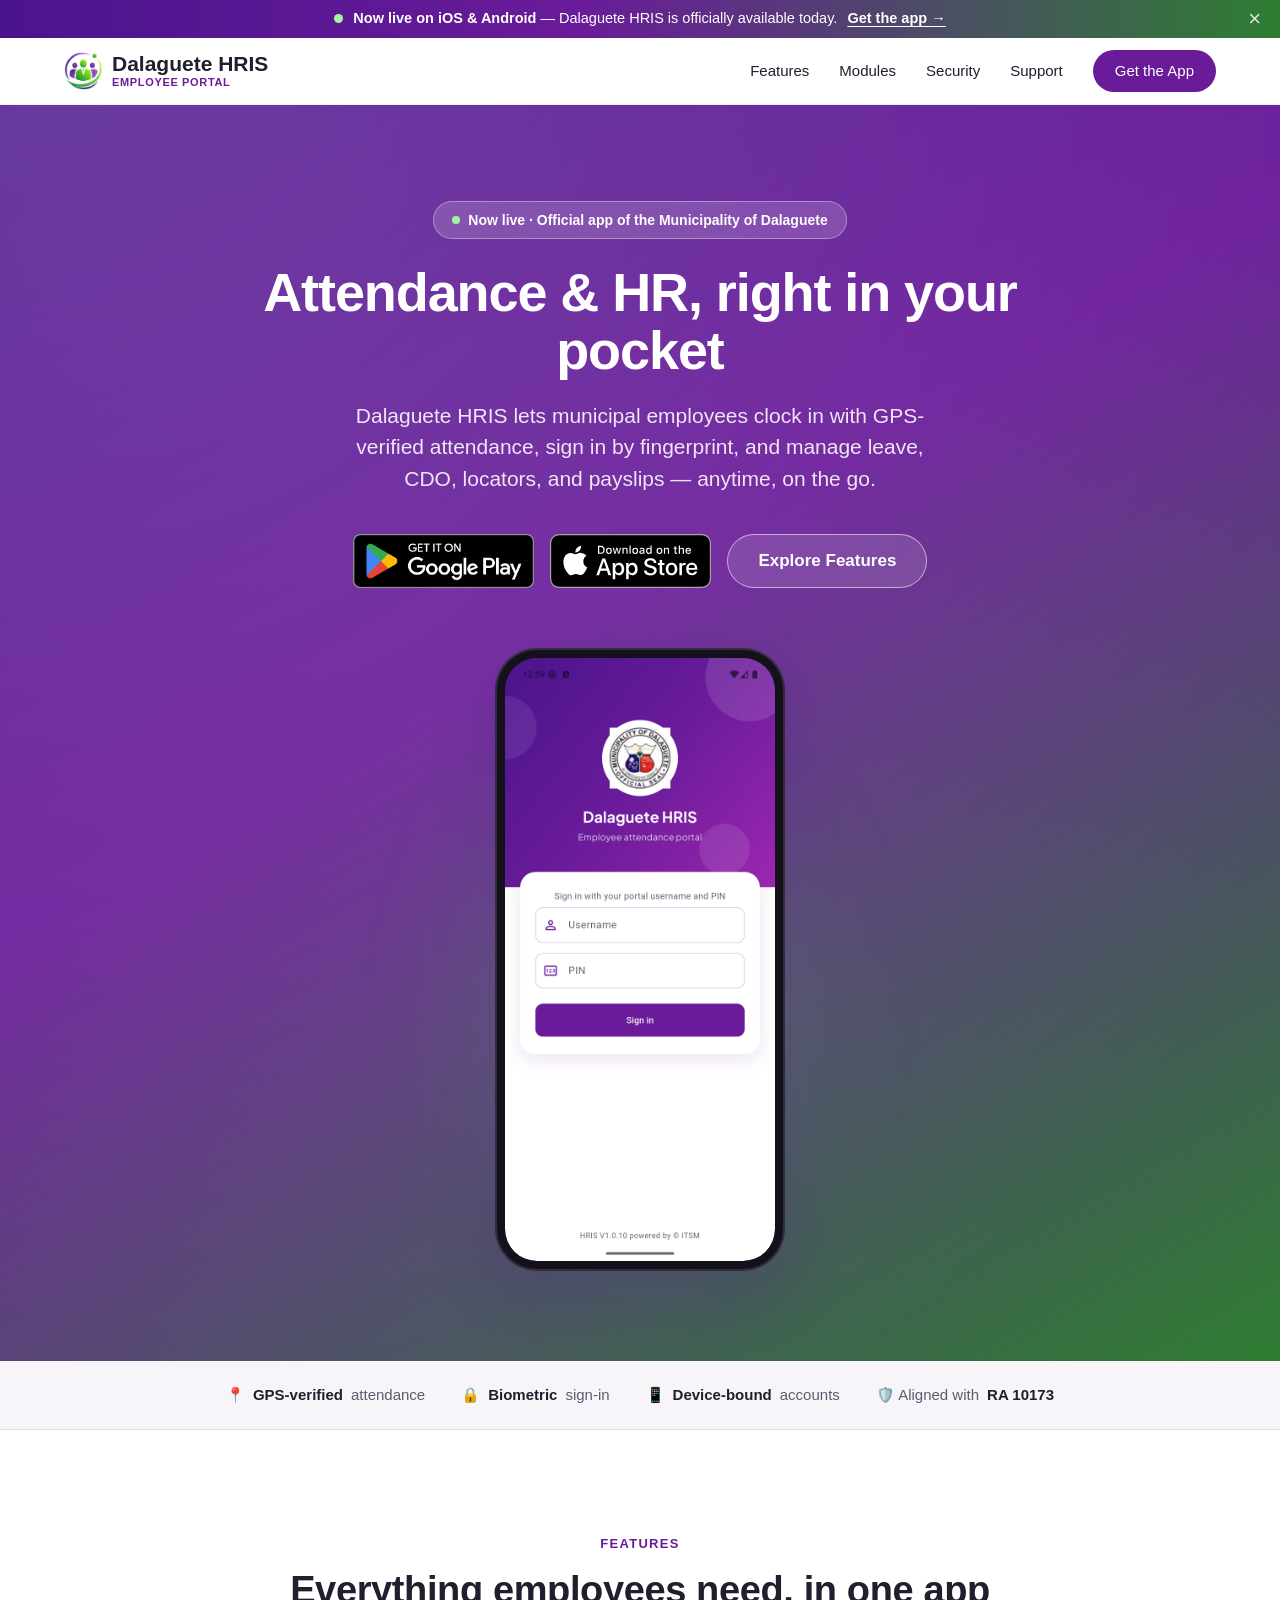
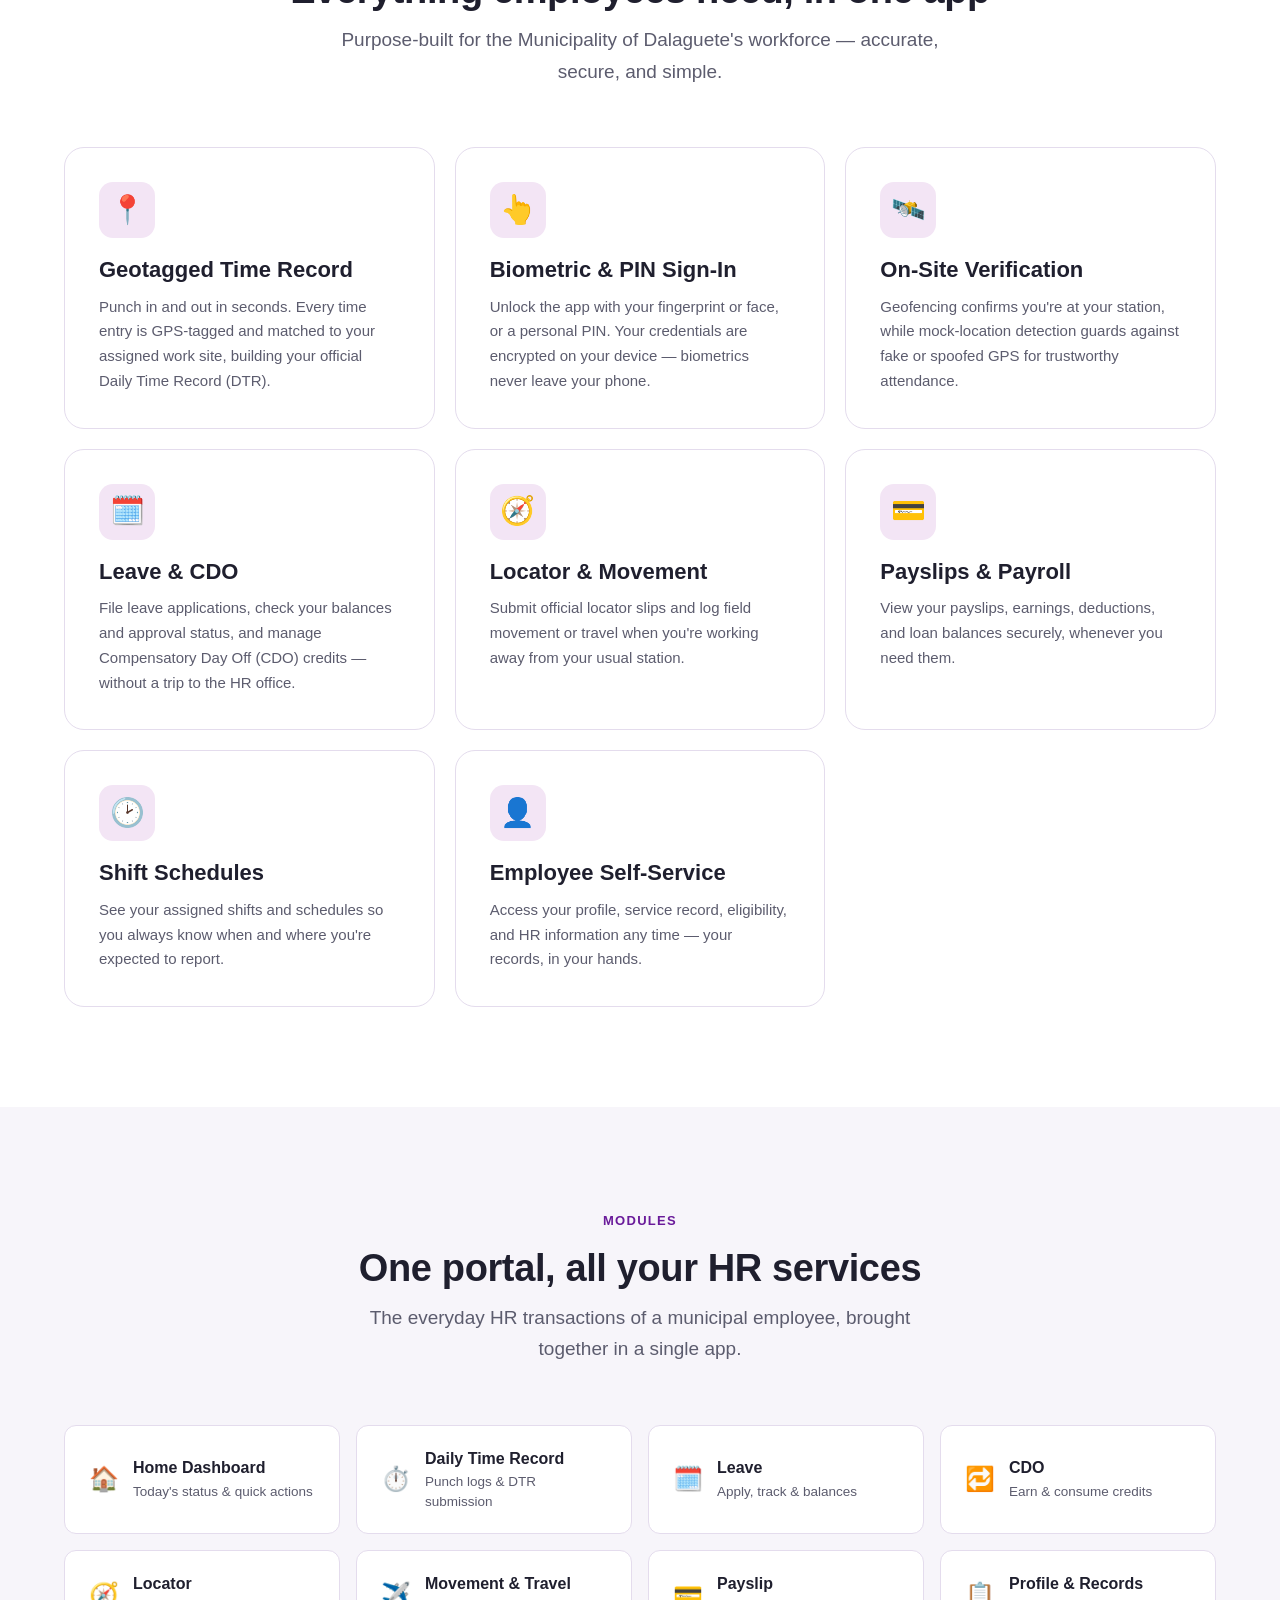
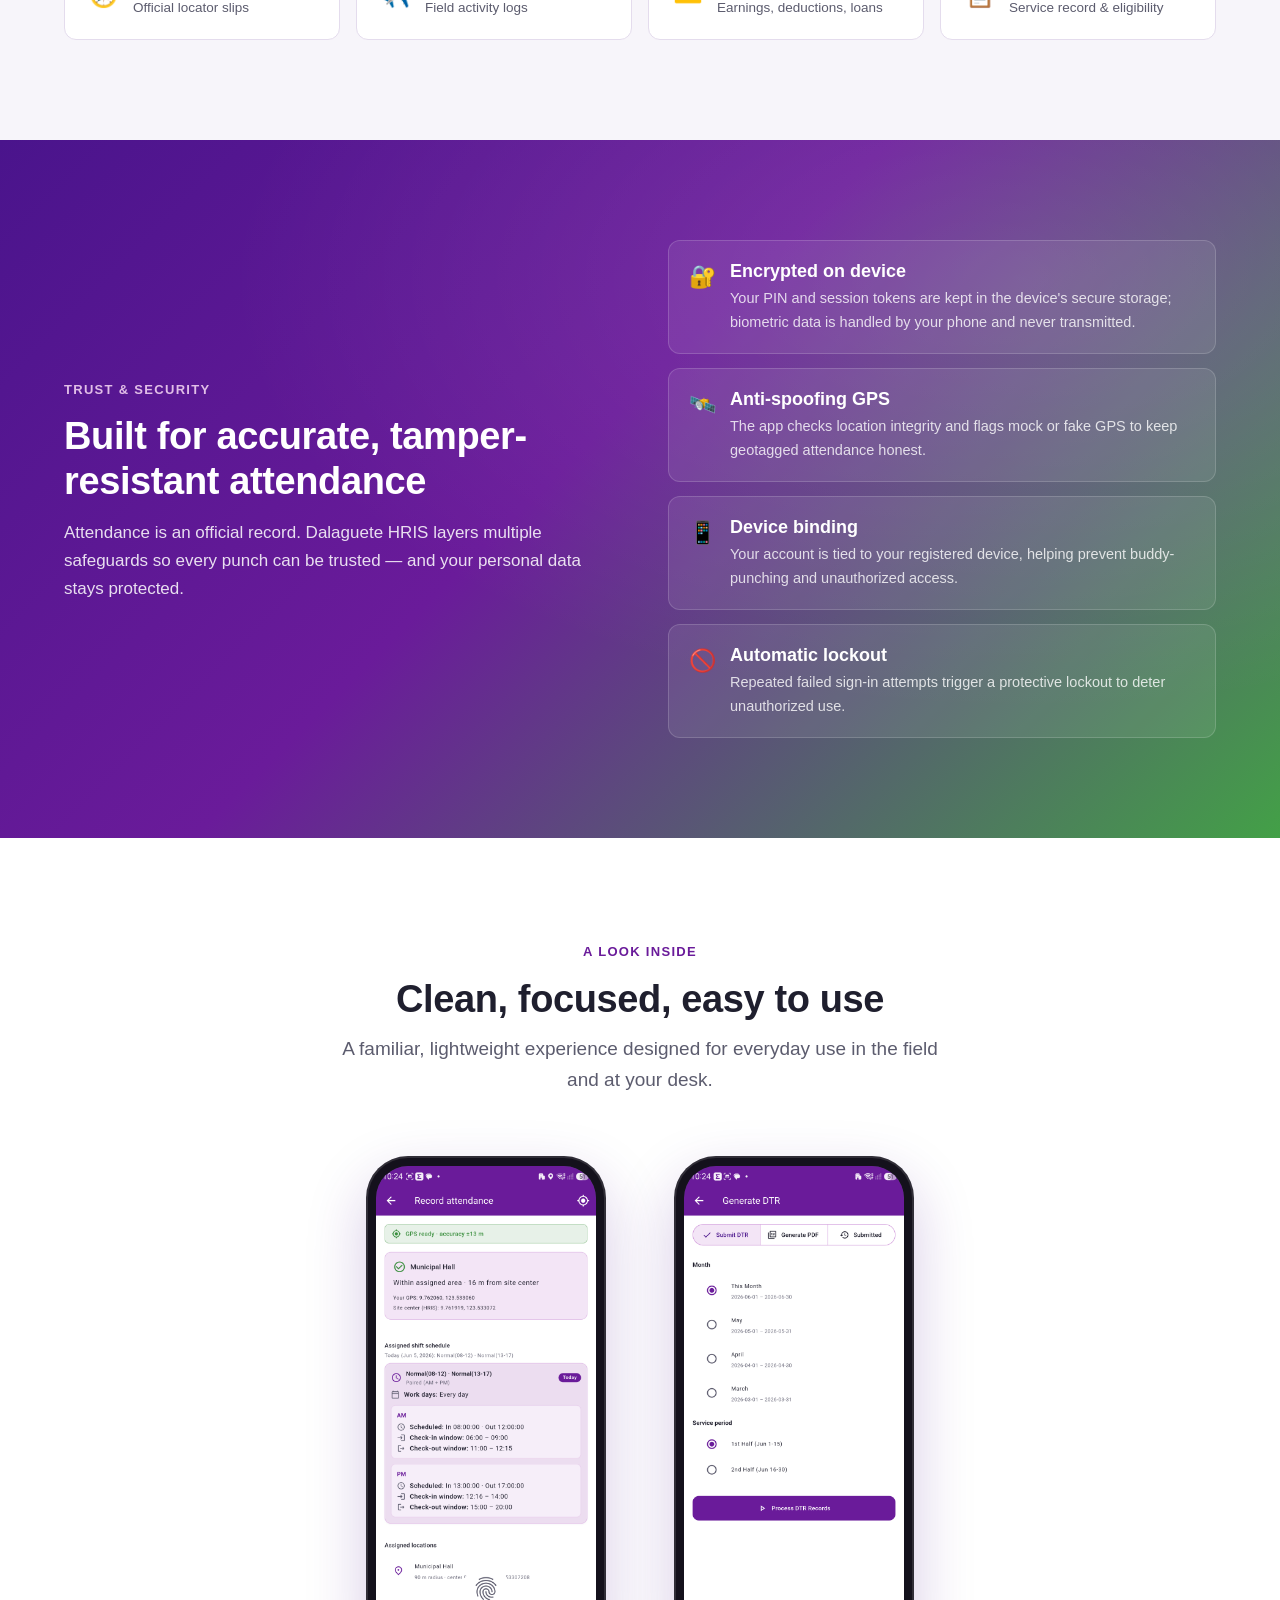
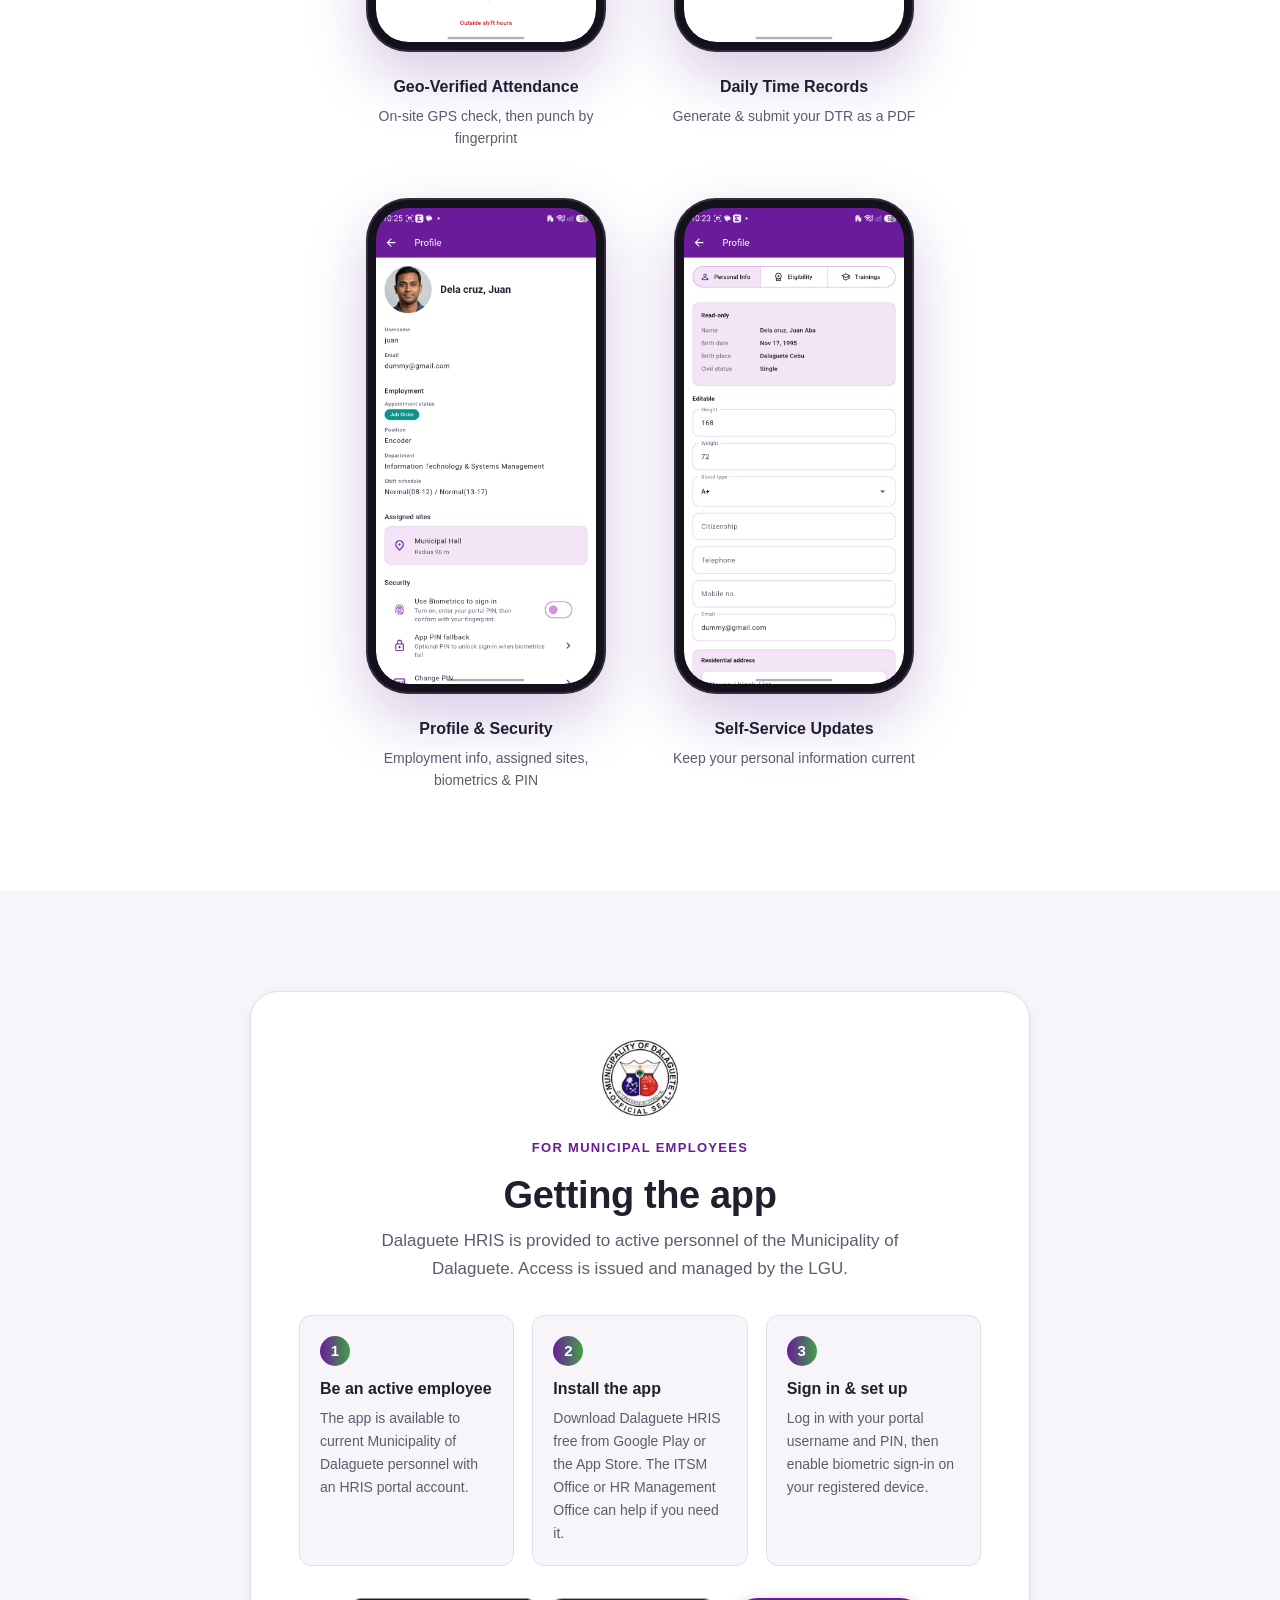
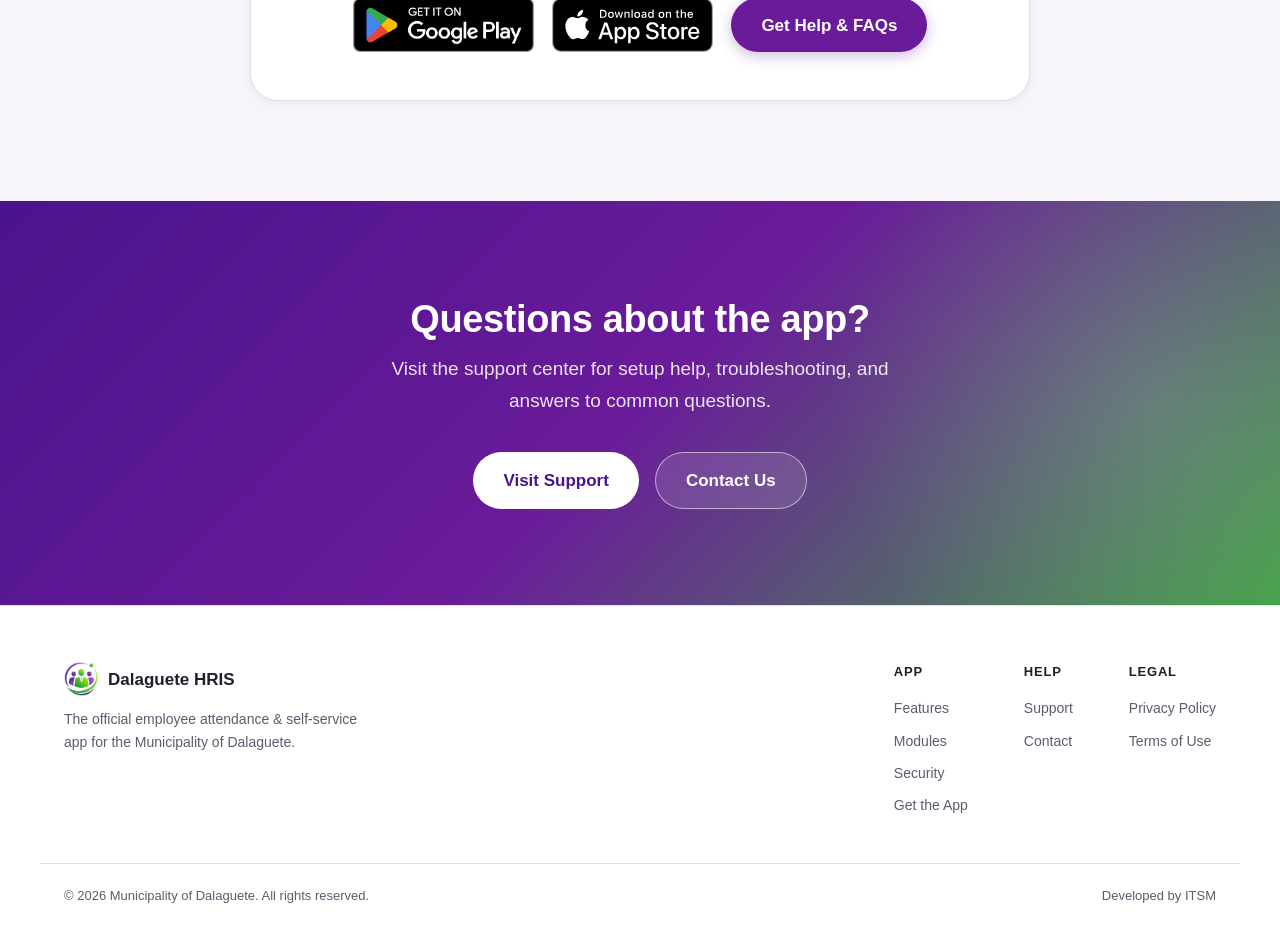
<file: index.html>
<!DOCTYPE html>
<html lang="en">
<head>
    <meta charset="UTF-8">
    <meta name="viewport" content="width=device-width, initial-scale=1.0">
    <title>Dalaguete HRIS — Employee Attendance &amp; Self-Service App</title>
    <meta name="description" content="The official Dalaguete HRIS mobile app for Municipality of Dalaguete employees: geotagged Daily Time Record, biometric sign-in, leave, CDO, locator, payslips, and self-service — secure and on-site verified.">
    <meta name="theme-color" content="#6A1B9A">
    <link rel="icon" type="image/png" href="images/icons/app-icon.png">
    <link rel="apple-touch-icon" href="images/icons/app-icon.png">
    <meta property="og:title" content="Dalaguete HRIS — Employee Attendance &amp; Self-Service App">
    <meta property="og:description" content="Geotagged attendance, biometric sign-in, leave, CDO, payslips, and HR self-service for Municipality of Dalaguete employees.">
    <meta property="og:type" content="website">
    <meta property="og:image" content="images/icons/app-icon.png">
    <link rel="stylesheet" href="css/styles.css">
    <script>try { if (sessionStorage.getItem('dhris_launchbar_dismissed')) document.documentElement.classList.add('lb-dismissed'); } catch (e) {}</script>
</head>
<body>

    <!-- Launch announcement -->
    <div class="launch-bar" id="launch-bar" role="region" aria-label="Launch announcement">
        <a class="launch-bar__msg" href="#access">
            <span class="launch-bar__dot" aria-hidden="true"></span>
            <span><strong>Now live on iOS &amp; Android</strong> <span class="launch-bar__sub">— Dalaguete HRIS is officially available today.</span></span>
            <span class="launch-bar__cta">Get the app&nbsp;&rarr;</span>
        </a>
        <button class="launch-bar__close" id="launch-bar-close" type="button" aria-label="Dismiss announcement">&times;</button>
    </div>

    <!-- Header -->
    <header class="header">
        <div class="header__inner">
            <a href="index.html" class="header__logo" aria-label="Dalaguete HRIS — Home">
                <img src="images/icons/app-icon.png" alt="" width="38" height="38">
                <span class="header__logo-text">
                    <span class="header__logo-title">Dalaguete HRIS</span>
                    <span class="header__logo-subtitle">Employee Portal</span>
                </span>
            </a>
            <nav class="header__nav">
                <a href="#features">Features</a>
                <a href="#modules">Modules</a>
                <a href="#security">Security</a>
                <a href="support.html">Support</a>
                <a href="#access" class="header__cta">Get the App</a>
            </nav>
            <button class="header__hamburger" aria-label="Menu">
                <span></span>
                <span></span>
                <span></span>
            </button>
        </div>
    </header>

    <!-- Hero -->
    <section class="hero">
        <div class="hero__badge"><span class="hero__badge-dot" aria-hidden="true"></span> Now live &middot; Official app of the Municipality of Dalaguete</div>
        <h1>Attendance &amp; HR, right in your pocket</h1>
        <p class="hero__subtitle">Dalaguete HRIS lets municipal employees clock in with GPS-verified attendance, sign in by fingerprint, and manage leave, CDO, locators, and payslips — anytime, on the go.</p>
        <div class="hero__actions">
            <a href="https://play.google.com/store/apps/details?id=online.dalaguete.hris" class="store-badge" target="_blank" rel="noopener" aria-label="Get Dalaguete HRIS on Google Play">
                <img src="images/google-play-badge.png" alt="Get it on Google Play" width="181" height="54" decoding="async">
            </a>
            <a href="https://apps.apple.com/us/app/hris-dalaguete/id6772085281" class="store-badge" target="_blank" rel="noopener" aria-label="Download Dalaguete HRIS on the App Store">
                <img src="images/app-store-badge.svg" alt="Download on the App Store" width="161" height="54" decoding="async">
            </a>
            <a href="#features" class="btn btn-ghost">Explore Features</a>
        </div>
        <div class="hero__image-wrapper">
            <div class="hero__image-glow"></div>
            <div class="device">
                <div class="media-skeleton media-skeleton--phone">
                    <img src="images/screenshots/login.png" alt="Dalaguete HRIS sign-in screen" class="media-skeleton__img" width="1280" height="2856" fetchpriority="high" decoding="async">
                </div>
            </div>
        </div>
    </section>

    <!-- Trust strip -->
    <div class="trust-strip">
        <div class="trust-strip__inner">
            <span class="trust-strip__item">📍 <strong>GPS-verified</strong> attendance</span>
            <span class="trust-strip__item">🔒 <strong>Biometric</strong> sign-in</span>
            <span class="trust-strip__item">📱 <strong>Device-bound</strong> accounts</span>
            <span class="trust-strip__item">🛡️ Aligned with <strong>RA 10173</strong></span>
        </div>
    </div>

    <!-- Features -->
    <section class="section features" id="features">
        <div class="container">
            <div class="section-heading fade-in">
                <span class="eyebrow">Features</span>
                <h2>Everything employees need, in one app</h2>
                <p>Purpose-built for the Municipality of Dalaguete's workforce — accurate, secure, and simple.</p>
            </div>
            <div class="features__grid stagger-children">
                <div class="feature-card fade-in">
                    <span class="feature-card__icon">📍</span>
                    <h3>Geotagged Time Record</h3>
                    <p>Punch in and out in seconds. Every time entry is GPS-tagged and matched to your assigned work site, building your official Daily Time Record (DTR).</p>
                </div>
                <div class="feature-card fade-in">
                    <span class="feature-card__icon">👆</span>
                    <h3>Biometric &amp; PIN Sign-In</h3>
                    <p>Unlock the app with your fingerprint or face, or a personal PIN. Your credentials are encrypted on your device — biometrics never leave your phone.</p>
                </div>
                <div class="feature-card fade-in">
                    <span class="feature-card__icon">🛰️</span>
                    <h3>On-Site Verification</h3>
                    <p>Geofencing confirms you're at your station, while mock-location detection guards against fake or spoofed GPS for trustworthy attendance.</p>
                </div>
                <div class="feature-card fade-in">
                    <span class="feature-card__icon">🗓️</span>
                    <h3>Leave &amp; CDO</h3>
                    <p>File leave applications, check your balances and approval status, and manage Compensatory Day Off (CDO) credits — without a trip to the HR office.</p>
                </div>
                <div class="feature-card fade-in">
                    <span class="feature-card__icon">🧭</span>
                    <h3>Locator &amp; Movement</h3>
                    <p>Submit official locator slips and log field movement or travel when you're working away from your usual station.</p>
                </div>
                <div class="feature-card fade-in">
                    <span class="feature-card__icon">💳</span>
                    <h3>Payslips &amp; Payroll</h3>
                    <p>View your payslips, earnings, deductions, and loan balances securely, whenever you need them.</p>
                </div>
                <div class="feature-card fade-in">
                    <span class="feature-card__icon">🕑</span>
                    <h3>Shift Schedules</h3>
                    <p>See your assigned shifts and schedules so you always know when and where you're expected to report.</p>
                </div>
                <div class="feature-card fade-in">
                    <span class="feature-card__icon">👤</span>
                    <h3>Employee Self-Service</h3>
                    <p>Access your profile, service record, eligibility, and HR information any time — your records, in your hands.</p>
                </div>
            </div>
        </div>
    </section>

    <!-- Modules -->
    <section class="section modules" id="modules">
        <div class="container">
            <div class="section-heading fade-in">
                <span class="eyebrow">Modules</span>
                <h2>One portal, all your HR services</h2>
                <p>The everyday HR transactions of a municipal employee, brought together in a single app.</p>
            </div>
            <div class="modules__grid stagger-children">
                <div class="module-card fade-in"><span class="module-card__icon">🏠</span><div><h4>Home Dashboard</h4><p>Today's status &amp; quick actions</p></div></div>
                <div class="module-card fade-in"><span class="module-card__icon">⏱️</span><div><h4>Daily Time Record</h4><p>Punch logs &amp; DTR submission</p></div></div>
                <div class="module-card fade-in"><span class="module-card__icon">🗓️</span><div><h4>Leave</h4><p>Apply, track &amp; balances</p></div></div>
                <div class="module-card fade-in"><span class="module-card__icon">🔁</span><div><h4>CDO</h4><p>Earn &amp; consume credits</p></div></div>
                <div class="module-card fade-in"><span class="module-card__icon">🧭</span><div><h4>Locator</h4><p>Official locator slips</p></div></div>
                <div class="module-card fade-in"><span class="module-card__icon">✈️</span><div><h4>Movement &amp; Travel</h4><p>Field activity logs</p></div></div>
                <div class="module-card fade-in"><span class="module-card__icon">💳</span><div><h4>Payslip</h4><p>Earnings, deductions, loans</p></div></div>
                <div class="module-card fade-in"><span class="module-card__icon">📋</span><div><h4>Profile &amp; Records</h4><p>Service record &amp; eligibility</p></div></div>
            </div>
        </div>
    </section>

    <!-- Security band -->
    <section class="section security" id="security">
        <div class="container">
            <div class="security__inner">
                <div class="security__copy fade-in">
                    <span class="eyebrow" style="color:#E1BEE7;">Trust &amp; Security</span>
                    <h2>Built for accurate, tamper-resistant attendance</h2>
                    <p>Attendance is an official record. Dalaguete HRIS layers multiple safeguards so every punch can be trusted — and your personal data stays protected.</p>
                </div>
                <ul class="security__list fade-in">
                    <li>
                        <span>🔐</span>
                        <div><h4>Encrypted on device</h4><p>Your PIN and session tokens are kept in the device's secure storage; biometric data is handled by your phone and never transmitted.</p></div>
                    </li>
                    <li>
                        <span>🛰️</span>
                        <div><h4>Anti-spoofing GPS</h4><p>The app checks location integrity and flags mock or fake GPS to keep geotagged attendance honest.</p></div>
                    </li>
                    <li>
                        <span>📱</span>
                        <div><h4>Device binding</h4><p>Your account is tied to your registered device, helping prevent buddy-punching and unauthorized access.</p></div>
                    </li>
                    <li>
                        <span>🚫</span>
                        <div><h4>Automatic lockout</h4><p>Repeated failed sign-in attempts trigger a protective lockout to deter unauthorized use.</p></div>
                    </li>
                </ul>
            </div>
        </div>
    </section>

    <!-- Showcase -->
    <section class="section showcase">
        <div class="container">
            <div class="section-heading fade-in">
                <span class="eyebrow">A Look Inside</span>
                <h2>Clean, focused, easy to use</h2>
                <p>A familiar, lightweight experience designed for everyday use in the field and at your desk.</p>
            </div>
            <div class="showcase__grid stagger-children">
                <div class="showcase__item fade-in">
                    <div class="device">
                        <div class="media-skeleton media-skeleton--phone">
                            <img src="images/screenshots/record-attendance.jpg" alt="Dalaguete HRIS record-attendance screen showing a GPS geofence check and fingerprint punch" class="media-skeleton__img" width="1440" height="3120" loading="lazy" decoding="async">
                        </div>
                    </div>
                    <p>Geo-Verified Attendance</p>
                    <span class="showcase__caption">On-site GPS check, then punch by fingerprint</span>
                </div>
                <div class="showcase__item fade-in">
                    <div class="device">
                        <div class="media-skeleton media-skeleton--phone">
                            <img src="images/screenshots/generate-dtr.jpg" alt="Dalaguete HRIS Generate DTR screen with month and service-period selection" class="media-skeleton__img" width="1440" height="3120" loading="lazy" decoding="async">
                        </div>
                    </div>
                    <p>Daily Time Records</p>
                    <span class="showcase__caption">Generate &amp; submit your DTR as a PDF</span>
                </div>
                <div class="showcase__item fade-in">
                    <div class="device">
                        <div class="media-skeleton media-skeleton--phone">
                            <img src="images/screenshots/profile.jpg" alt="Dalaguete HRIS profile screen showing employment details, assigned site, and security settings" class="media-skeleton__img" width="1440" height="3120" loading="lazy" decoding="async">
                        </div>
                    </div>
                    <p>Profile &amp; Security</p>
                    <span class="showcase__caption">Employment info, assigned sites, biometrics &amp; PIN</span>
                </div>
                <div class="showcase__item fade-in">
                    <div class="device">
                        <div class="media-skeleton media-skeleton--phone">
                            <img src="images/screenshots/profile-personal.jpg" alt="Dalaguete HRIS personal information form with editable employee details" class="media-skeleton__img" width="1440" height="3120" loading="lazy" decoding="async">
                        </div>
                    </div>
                    <p>Self-Service Updates</p>
                    <span class="showcase__caption">Keep your personal information current</span>
                </div>
            </div>
        </div>
    </section>

    <!-- Access / Get the app -->
    <section class="section access" id="access">
        <div class="container">
            <div class="access__card fade-in">
                <img src="images/lgu-logo.png" alt="Municipality of Dalaguete seal" class="lgu" width="76" height="76">
                <span class="eyebrow">For Municipal Employees</span>
                <h2>Getting the app</h2>
                <p class="text-secondary" style="max-width:540px;margin:10px auto 0;">Dalaguete HRIS is provided to active personnel of the Municipality of Dalaguete. Access is issued and managed by the LGU.</p>
                <div class="access__steps">
                    <div class="access__step">
                        <span class="num">1</span>
                        <h4>Be an active employee</h4>
                        <p>The app is available to current Municipality of Dalaguete personnel with an HRIS portal account.</p>
                    </div>
                    <div class="access__step">
                        <span class="num">2</span>
                        <h4>Install the app</h4>
                        <p>Download Dalaguete HRIS free from Google Play or the App Store. The ITSM Office or HR Management Office can help if you need it.</p>
                    </div>
                    <div class="access__step">
                        <span class="num">3</span>
                        <h4>Sign in &amp; set up</h4>
                        <p>Log in with your portal username and PIN, then enable biometric sign-in on your registered device.</p>
                    </div>
                </div>
                <div class="access__actions">
                    <a href="https://play.google.com/store/apps/details?id=online.dalaguete.hris" class="store-badge" target="_blank" rel="noopener" aria-label="Get Dalaguete HRIS on Google Play">
                        <img src="images/google-play-badge.png" alt="Get it on Google Play" width="181" height="54" loading="lazy" decoding="async">
                    </a>
                    <a href="https://apps.apple.com/us/app/hris-dalaguete/id6772085281" class="store-badge" target="_blank" rel="noopener" aria-label="Download Dalaguete HRIS on the App Store">
                        <img src="images/app-store-badge.svg" alt="Download on the App Store" width="161" height="54" loading="lazy" decoding="async">
                    </a>
                    <a href="support.html" class="btn btn-primary">Get Help &amp; FAQs</a>
                </div>
            </div>
        </div>
    </section>

    <!-- CTA -->
    <section class="cta-section">
        <h2 class="fade-in">Questions about the app?</h2>
        <p class="fade-in">Visit the support center for setup help, troubleshooting, and answers to common questions.</p>
        <div class="cta-section__actions fade-in">
            <a href="support.html" class="btn btn-light">Visit Support</a>
            <a href="contact.html" class="btn btn-ghost">Contact Us</a>
        </div>
    </section>

    <!-- Footer -->
    <footer class="footer">
        <div class="footer__inner">
            <div class="footer__brand">
                <div class="footer__brand-row">
                    <img src="images/icons/app-icon.png" alt="" width="34" height="34">
                    <strong>Dalaguete HRIS</strong>
                </div>
                <p>The official employee attendance &amp; self-service app for the Municipality of Dalaguete.</p>
            </div>
            <div class="footer__cols">
                <div class="footer__col">
                    <h5>App</h5>
                    <a href="index.html#features">Features</a>
                    <a href="index.html#modules">Modules</a>
                    <a href="index.html#security">Security</a>
                    <a href="index.html#access">Get the App</a>
                </div>
                <div class="footer__col">
                    <h5>Help</h5>
                    <a href="support.html">Support</a>
                    <a href="contact.html">Contact</a>
                </div>
                <div class="footer__col">
                    <h5>Legal</h5>
                    <a href="privacy.html">Privacy Policy</a>
                    <a href="terms.html">Terms of Use</a>
                </div>
            </div>
        </div>
        <div class="footer__bottom">
            <span>&copy; <span id="year">2026</span> Municipality of Dalaguete. All rights reserved.</span>
            <span>Developed by ITSM</span>
        </div>
    </footer>

    <script src="js/main.js"></script>
</body>
</html>
</file>
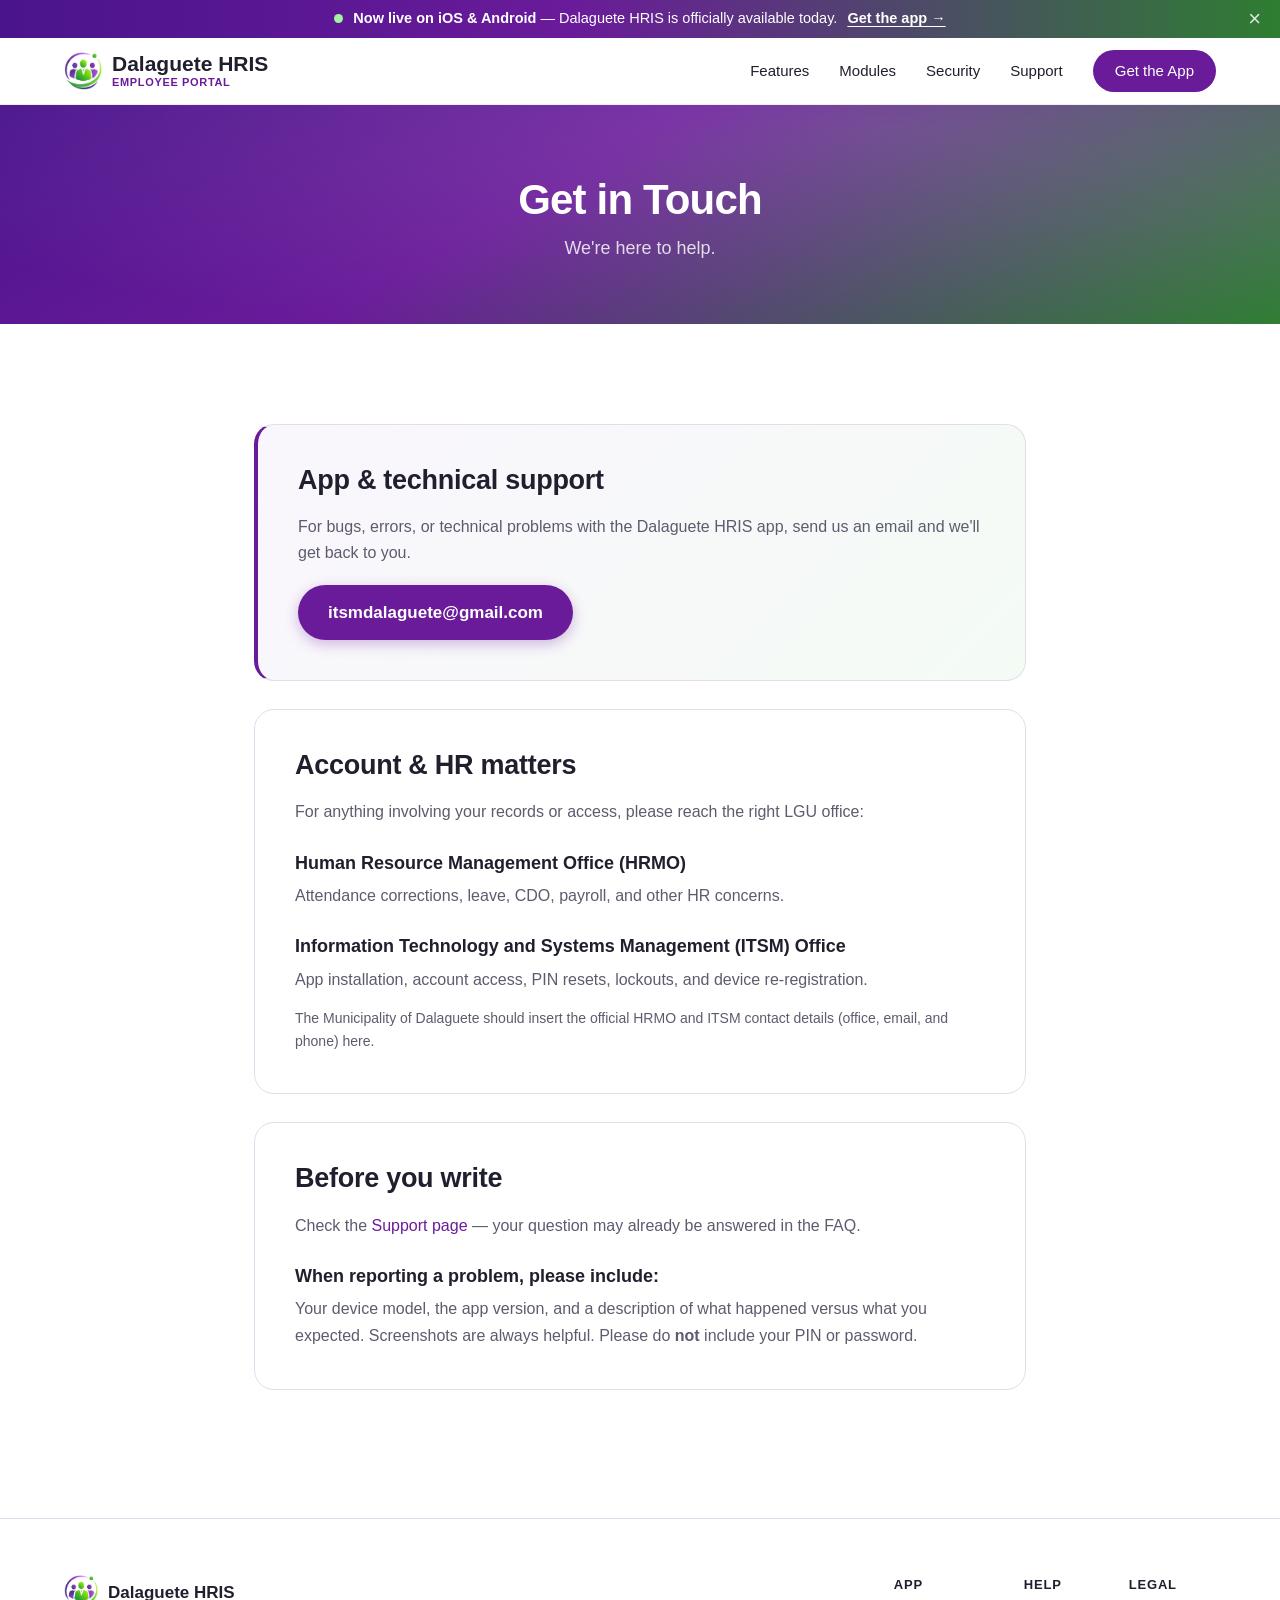
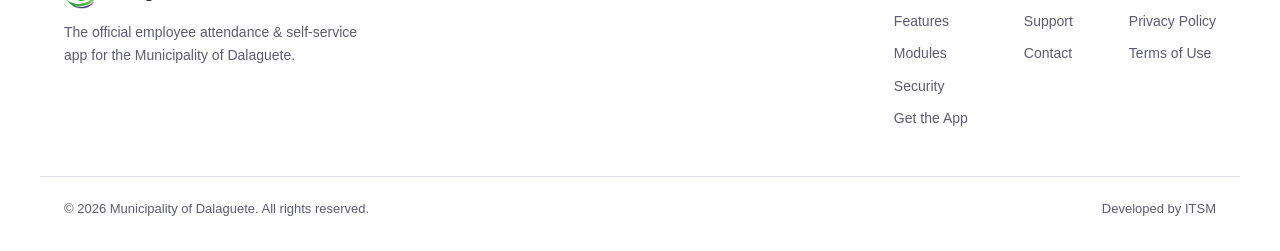
<file: contact.html>
<!DOCTYPE html>
<html lang="en">
<head>
    <meta charset="UTF-8">
    <meta name="viewport" content="width=device-width, initial-scale=1.0">
    <title>Contact — Dalaguete HRIS</title>
    <meta name="description" content="Get in touch about the Dalaguete HRIS app — account and HR matters via the LGU's HRMO/ITSM, or technical issues via app support.">
    <meta name="theme-color" content="#6A1B9A">
    <link rel="icon" type="image/png" href="images/icons/app-icon.png">
    <link rel="apple-touch-icon" href="images/icons/app-icon.png">
    <link rel="stylesheet" href="css/styles.css">
    <script>try { if (sessionStorage.getItem('dhris_launchbar_dismissed')) document.documentElement.classList.add('lb-dismissed'); } catch (e) {}</script>
</head>
<body>

    <!-- Launch announcement -->
    <div class="launch-bar" id="launch-bar" role="region" aria-label="Launch announcement">
        <a class="launch-bar__msg" href="index.html#access">
            <span class="launch-bar__dot" aria-hidden="true"></span>
            <span><strong>Now live on iOS &amp; Android</strong> <span class="launch-bar__sub">— Dalaguete HRIS is officially available today.</span></span>
            <span class="launch-bar__cta">Get the app&nbsp;&rarr;</span>
        </a>
        <button class="launch-bar__close" id="launch-bar-close" type="button" aria-label="Dismiss announcement">&times;</button>
    </div>

    <!-- Header -->
    <header class="header">
        <div class="header__inner">
            <a href="index.html" class="header__logo" aria-label="Dalaguete HRIS — Home">
                <img src="images/icons/app-icon.png" alt="" width="38" height="38">
                <span class="header__logo-text">
                    <span class="header__logo-title">Dalaguete HRIS</span>
                    <span class="header__logo-subtitle">Employee Portal</span>
                </span>
            </a>
            <nav class="header__nav">
                <a href="index.html#features">Features</a>
                <a href="index.html#modules">Modules</a>
                <a href="index.html#security">Security</a>
                <a href="support.html">Support</a>
                <a href="index.html#access" class="header__cta">Get the App</a>
            </nav>
            <button class="header__hamburger" aria-label="Menu">
                <span></span>
                <span></span>
                <span></span>
            </button>
        </div>
    </header>

    <!-- Page Header -->
    <section class="page-header">
        <h1>Get in Touch</h1>
        <p>We're here to help.</p>
    </section>

    <!-- Content -->
    <section class="section">
        <div class="container--narrow">

            <div class="content-card contact-card fade-in">
                <h2>App &amp; technical support</h2>
                <p>For bugs, errors, or technical problems with the Dalaguete HRIS app, send us an email and we'll get back to you.</p>
                <a href="mailto:itsmdalaguete@gmail.com" class="btn btn-primary">itsmdalaguete@gmail.com</a>
            </div>

            <div class="content-card fade-in">
                <h2>Account &amp; HR matters</h2>
                <p>For anything involving your records or access, please reach the right LGU office:</p>
                <h3>Human Resource Management Office (HRMO)</h3>
                <p>Attendance corrections, leave, CDO, payroll, and other HR concerns.</p>
                <h3>Information Technology and Systems Management (ITSM) Office</h3>
                <p>App installation, account access, PIN resets, lockouts, and device re-registration.</p>
                <p class="text-secondary" style="font-size:14px;margin-top:14px;">The Municipality of Dalaguete should insert the official HRMO and ITSM contact details (office, email, and phone) here.</p>
            </div>

            <div class="content-card fade-in">
                <h2>Before you write</h2>
                <p>Check the <a href="support.html">Support page</a> — your question may already be answered in the FAQ.</p>
                <h3>When reporting a problem, please include:</h3>
                <p>Your device model, the app version, and a description of what happened versus what you expected. Screenshots are always helpful. Please do <strong>not</strong> include your PIN or password.</p>
            </div>

        </div>
    </section>

    <!-- Footer -->
    <footer class="footer">
        <div class="footer__inner">
            <div class="footer__brand">
                <div class="footer__brand-row">
                    <img src="images/icons/app-icon.png" alt="" width="34" height="34">
                    <strong>Dalaguete HRIS</strong>
                </div>
                <p>The official employee attendance &amp; self-service app for the Municipality of Dalaguete.</p>
            </div>
            <div class="footer__cols">
                <div class="footer__col">
                    <h5>App</h5>
                    <a href="index.html#features">Features</a>
                    <a href="index.html#modules">Modules</a>
                    <a href="index.html#security">Security</a>
                    <a href="index.html#access">Get the App</a>
                </div>
                <div class="footer__col">
                    <h5>Help</h5>
                    <a href="support.html">Support</a>
                    <a href="contact.html">Contact</a>
                </div>
                <div class="footer__col">
                    <h5>Legal</h5>
                    <a href="privacy.html">Privacy Policy</a>
                    <a href="terms.html">Terms of Use</a>
                </div>
            </div>
        </div>
        <div class="footer__bottom">
            <span>&copy; <span id="year">2026</span> Municipality of Dalaguete. All rights reserved.</span>
            <span>Developed by ITSM</span>
        </div>
    </footer>

    <script src="js/main.js"></script>
</body>
</html>
</file>
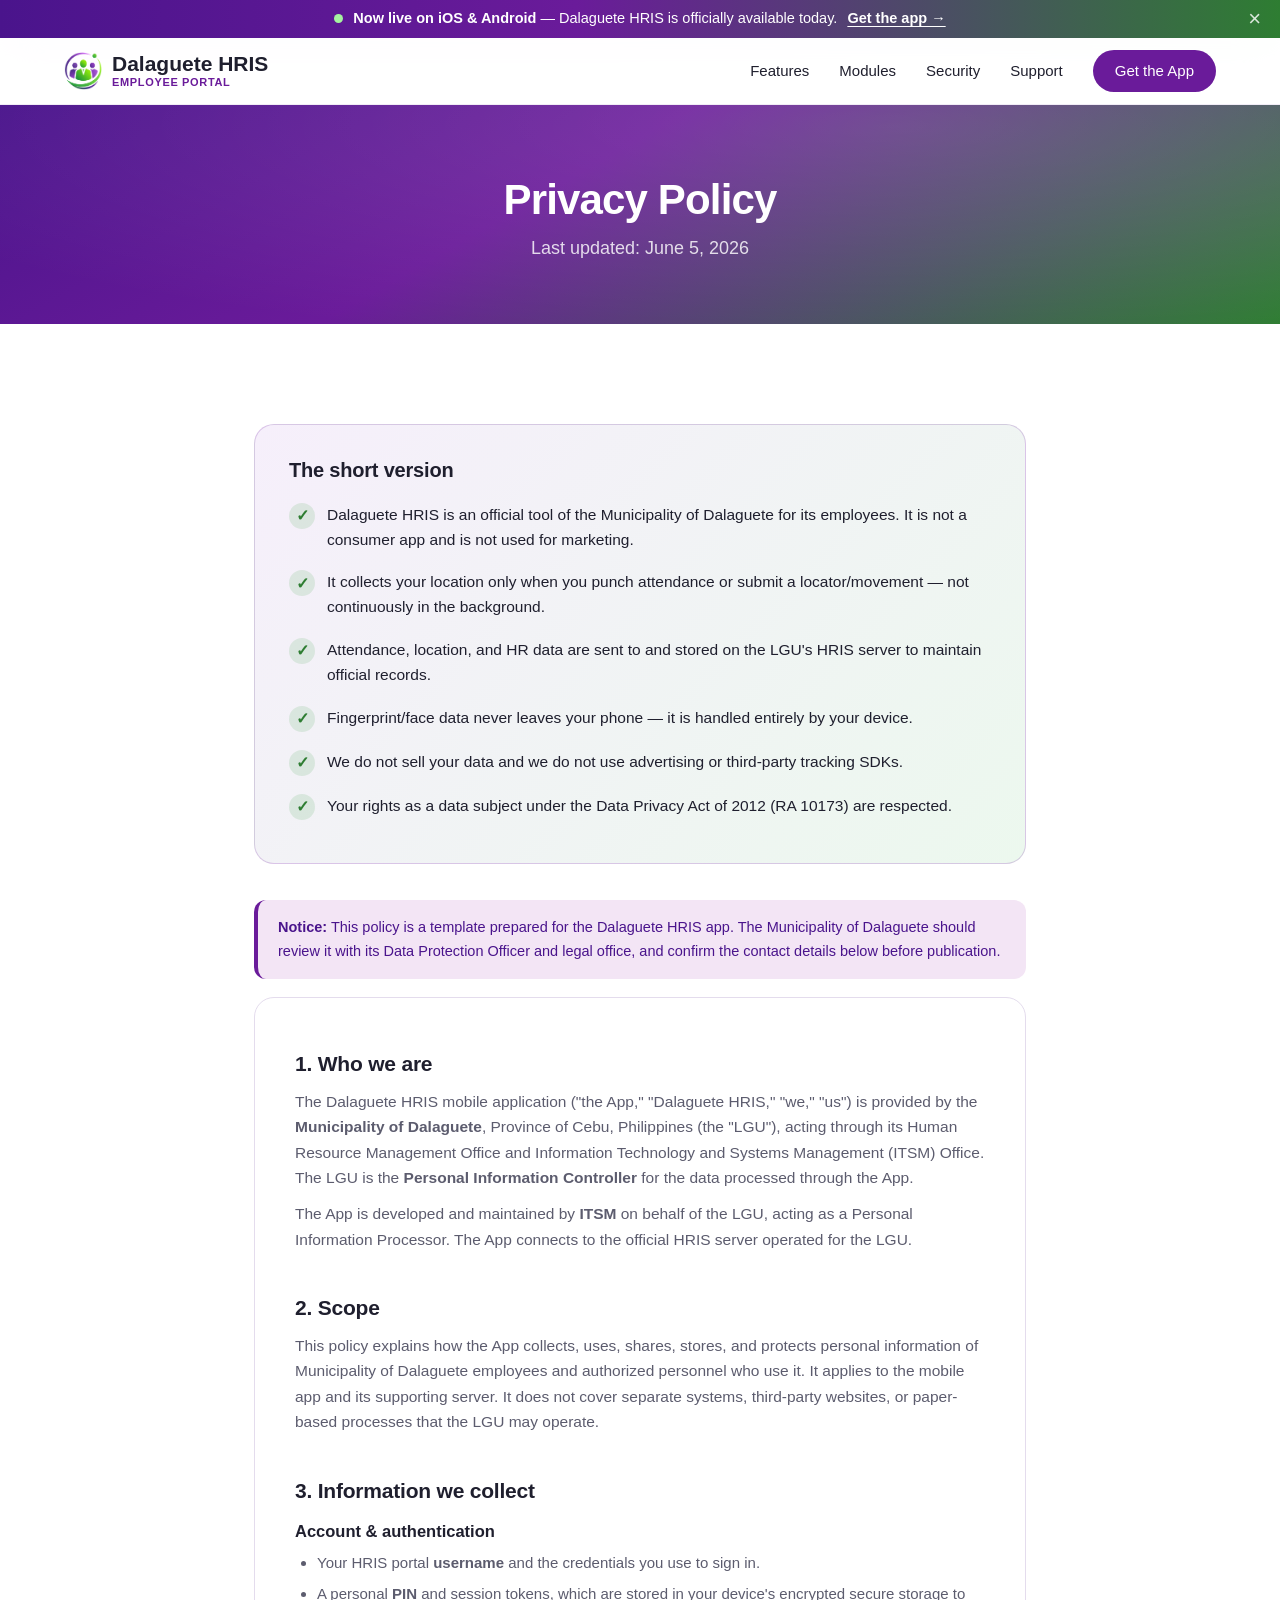
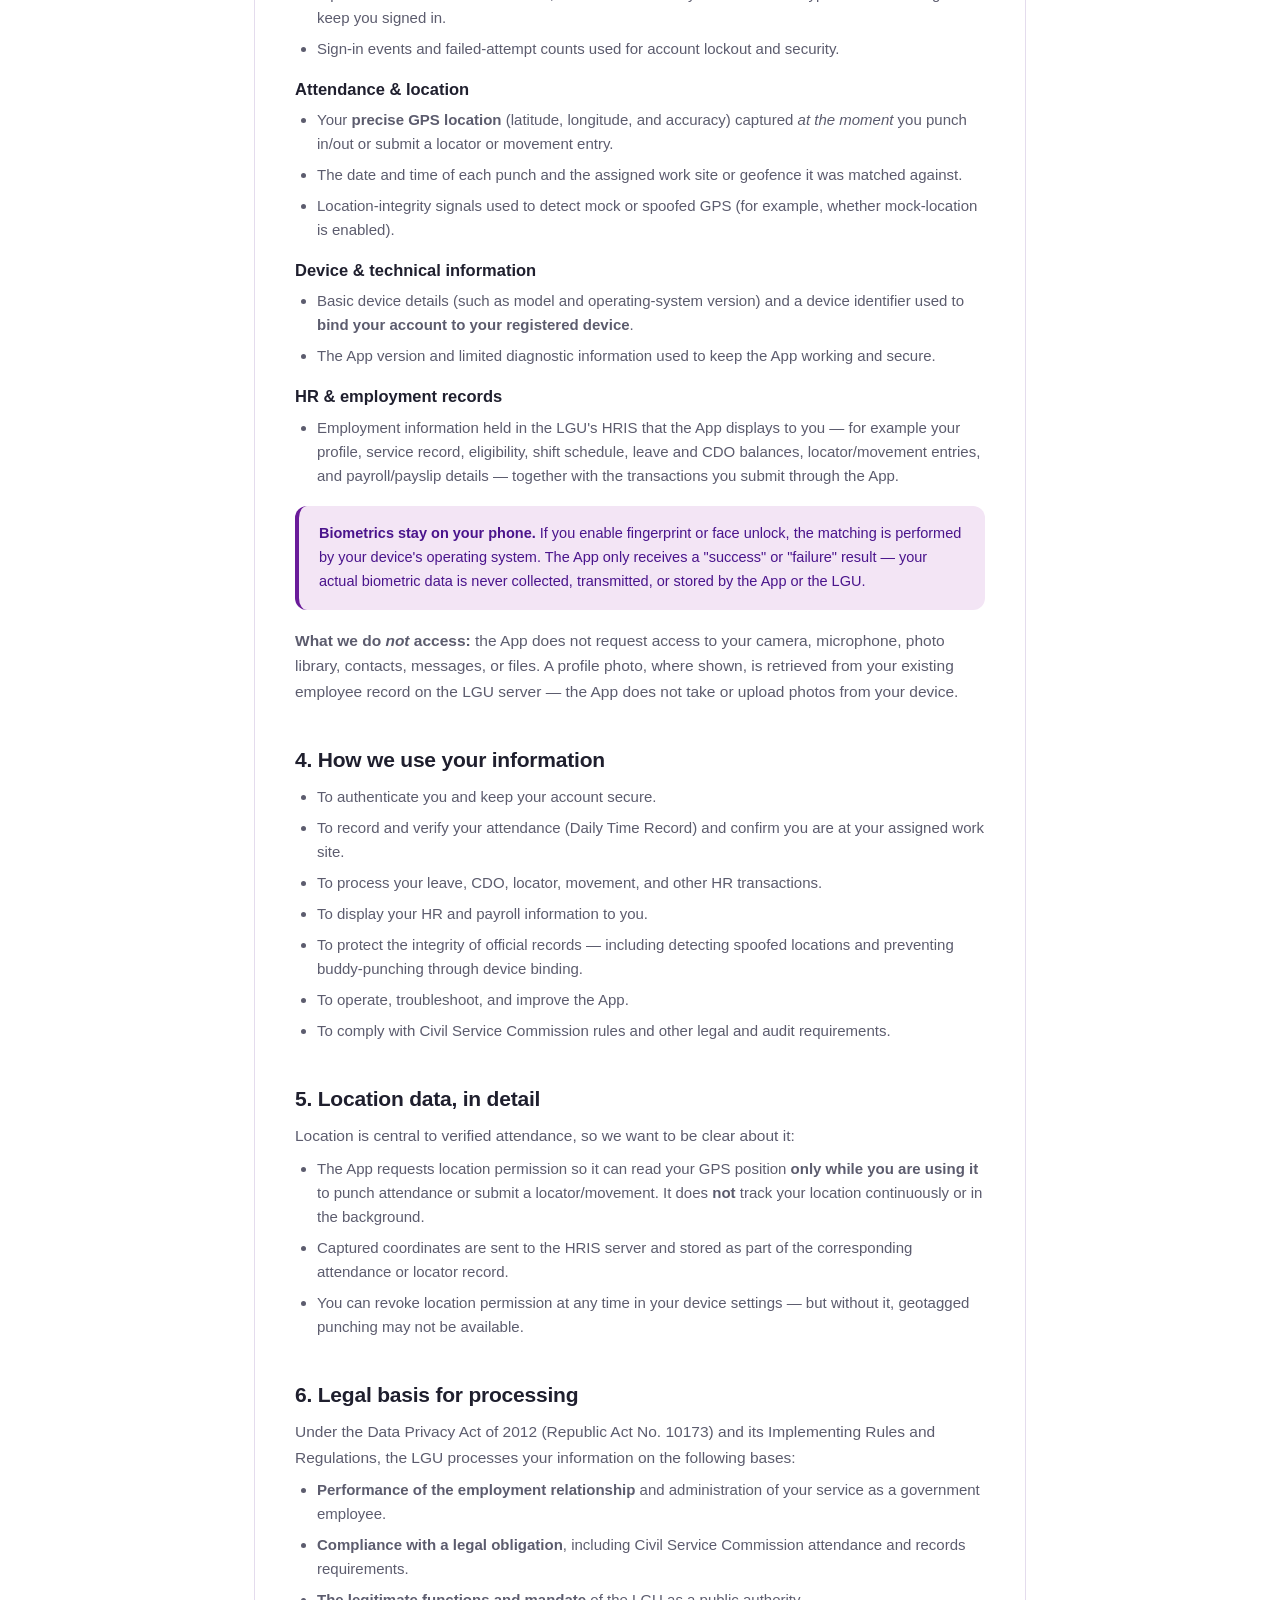
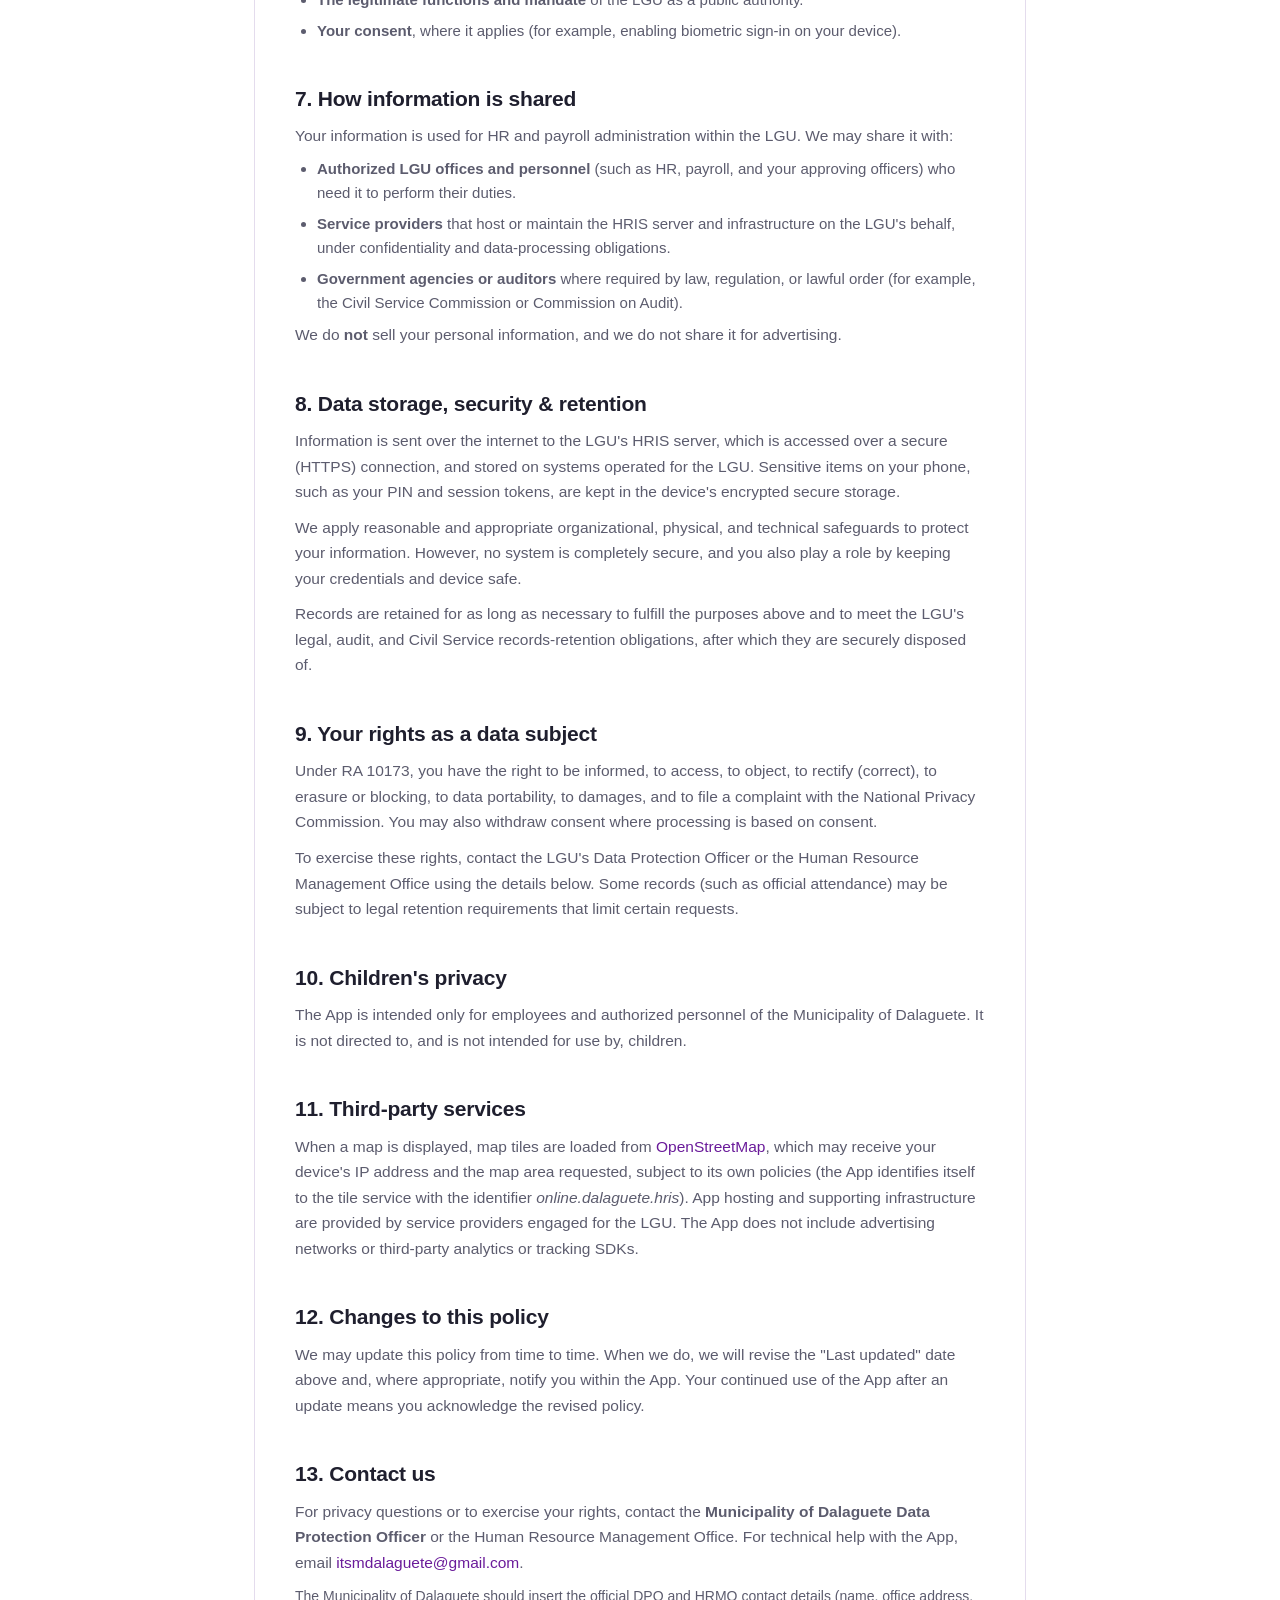
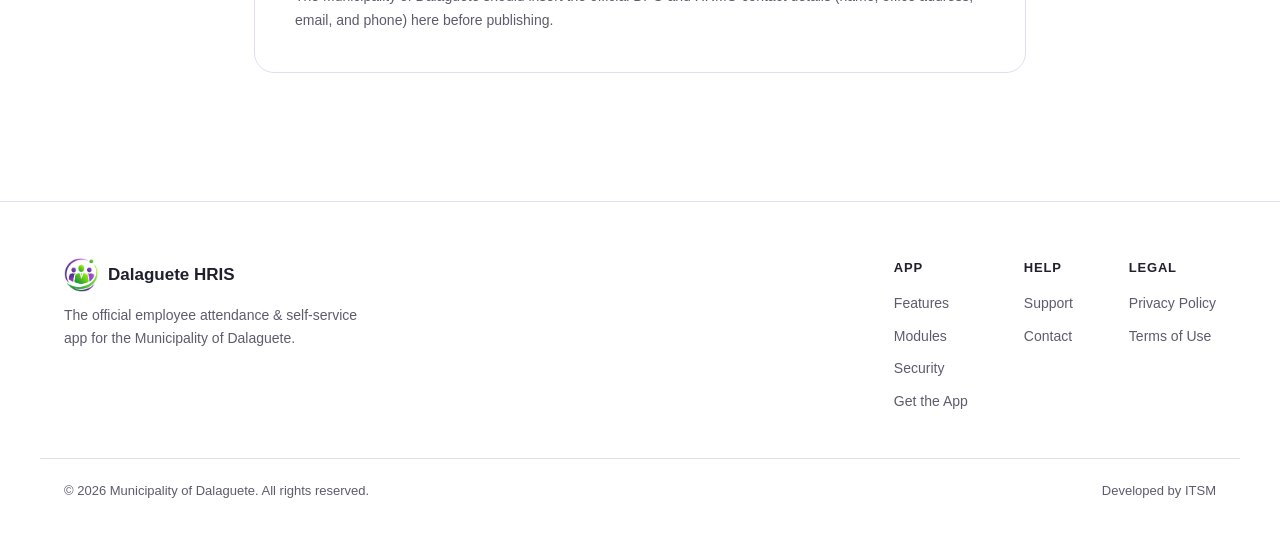
<file: privacy.html>
<!DOCTYPE html>
<html lang="en">
<head>
    <meta charset="UTF-8">
    <meta name="viewport" content="width=device-width, initial-scale=1.0">
    <title>Privacy Policy — Dalaguete HRIS</title>
    <meta name="description" content="How the Dalaguete HRIS mobile app collects, uses, and protects employee data — including location and attendance — in line with the Philippine Data Privacy Act (RA 10173).">
    <meta name="theme-color" content="#6A1B9A">
    <link rel="icon" type="image/png" href="images/icons/app-icon.png">
    <link rel="apple-touch-icon" href="images/icons/app-icon.png">
    <link rel="stylesheet" href="css/styles.css">
    <script>try { if (sessionStorage.getItem('dhris_launchbar_dismissed')) document.documentElement.classList.add('lb-dismissed'); } catch (e) {}</script>
</head>
<body>

    <!-- Launch announcement -->
    <div class="launch-bar" id="launch-bar" role="region" aria-label="Launch announcement">
        <a class="launch-bar__msg" href="index.html#access">
            <span class="launch-bar__dot" aria-hidden="true"></span>
            <span><strong>Now live on iOS &amp; Android</strong> <span class="launch-bar__sub">— Dalaguete HRIS is officially available today.</span></span>
            <span class="launch-bar__cta">Get the app&nbsp;&rarr;</span>
        </a>
        <button class="launch-bar__close" id="launch-bar-close" type="button" aria-label="Dismiss announcement">&times;</button>
    </div>

    <!-- Header -->
    <header class="header">
        <div class="header__inner">
            <a href="index.html" class="header__logo" aria-label="Dalaguete HRIS — Home">
                <img src="images/icons/app-icon.png" alt="" width="38" height="38">
                <span class="header__logo-text">
                    <span class="header__logo-title">Dalaguete HRIS</span>
                    <span class="header__logo-subtitle">Employee Portal</span>
                </span>
            </a>
            <nav class="header__nav">
                <a href="index.html#features">Features</a>
                <a href="index.html#modules">Modules</a>
                <a href="index.html#security">Security</a>
                <a href="support.html">Support</a>
                <a href="index.html#access" class="header__cta">Get the App</a>
            </nav>
            <button class="header__hamburger" aria-label="Menu">
                <span></span>
                <span></span>
                <span></span>
            </button>
        </div>
    </header>

    <!-- Page Header -->
    <section class="page-header">
        <h1>Privacy Policy</h1>
        <p>Last updated: June 5, 2026</p>
    </section>

    <!-- Content -->
    <section class="section">
        <div class="container--narrow">

            <!-- Summary -->
            <div class="privacy-summary fade-in">
                <h2>The short version</h2>
                <ul>
                    <li>Dalaguete HRIS is an official tool of the Municipality of Dalaguete for its employees. It is not a consumer app and is not used for marketing.</li>
                    <li>It collects your location only when you punch attendance or submit a locator/movement — not continuously in the background.</li>
                    <li>Attendance, location, and HR data are sent to and stored on the LGU's HRIS server to maintain official records.</li>
                    <li>Fingerprint/face data never leaves your phone — it is handled entirely by your device.</li>
                    <li>We do not sell your data and we do not use advertising or third-party tracking SDKs.</li>
                    <li>Your rights as a data subject under the Data Privacy Act of 2012 (RA 10173) are respected.</li>
                </ul>
            </div>

            <div class="legal-note fade-in">
                <p><strong>Notice:</strong> This policy is a template prepared for the Dalaguete HRIS app. The Municipality of Dalaguete should review it with its Data Protection Officer and legal office, and confirm the contact details below before publication.</p>
            </div>

            <div class="content-card fade-in">

                <div class="policy-section">
                    <h2>1. Who we are</h2>
                    <p>The Dalaguete HRIS mobile application ("the App," "Dalaguete HRIS," "we," "us") is provided by the <strong>Municipality of Dalaguete</strong>, Province of Cebu, Philippines (the "LGU"), acting through its Human Resource Management Office and Information Technology and Systems Management (ITSM) Office. The LGU is the <strong>Personal Information Controller</strong> for the data processed through the App.</p>
                    <p>The App is developed and maintained by <strong>ITSM</strong> on behalf of the LGU, acting as a Personal Information Processor. The App connects to the official HRIS server operated for the LGU.</p>
                </div>

                <div class="policy-section">
                    <h2>2. Scope</h2>
                    <p>This policy explains how the App collects, uses, shares, stores, and protects personal information of Municipality of Dalaguete employees and authorized personnel who use it. It applies to the mobile app and its supporting server. It does not cover separate systems, third-party websites, or paper-based processes that the LGU may operate.</p>
                </div>

                <div class="policy-section">
                    <h2>3. Information we collect</h2>

                    <h3>Account &amp; authentication</h3>
                    <ul>
                        <li>Your HRIS portal <strong>username</strong> and the credentials you use to sign in.</li>
                        <li>A personal <strong>PIN</strong> and session tokens, which are stored in your device's encrypted secure storage to keep you signed in.</li>
                        <li>Sign-in events and failed-attempt counts used for account lockout and security.</li>
                    </ul>

                    <h3>Attendance &amp; location</h3>
                    <ul>
                        <li>Your <strong>precise GPS location</strong> (latitude, longitude, and accuracy) captured <em>at the moment</em> you punch in/out or submit a locator or movement entry.</li>
                        <li>The date and time of each punch and the assigned work site or geofence it was matched against.</li>
                        <li>Location-integrity signals used to detect mock or spoofed GPS (for example, whether mock-location is enabled).</li>
                    </ul>

                    <h3>Device &amp; technical information</h3>
                    <ul>
                        <li>Basic device details (such as model and operating-system version) and a device identifier used to <strong>bind your account to your registered device</strong>.</li>
                        <li>The App version and limited diagnostic information used to keep the App working and secure.</li>
                    </ul>

                    <h3>HR &amp; employment records</h3>
                    <ul>
                        <li>Employment information held in the LGU's HRIS that the App displays to you — for example your profile, service record, eligibility, shift schedule, leave and CDO balances, locator/movement entries, and payroll/payslip details — together with the transactions you submit through the App.</li>
                    </ul>

                    <div class="legal-note">
                        <p><strong>Biometrics stay on your phone.</strong> If you enable fingerprint or face unlock, the matching is performed by your device's operating system. The App only receives a "success" or "failure" result — your actual biometric data is never collected, transmitted, or stored by the App or the LGU.</p>
                    </div>

                    <p><strong>What we do <em>not</em> access:</strong> the App does not request access to your camera, microphone, photo library, contacts, messages, or files. A profile photo, where shown, is retrieved from your existing employee record on the LGU server — the App does not take or upload photos from your device.</p>
                </div>

                <div class="policy-section">
                    <h2>4. How we use your information</h2>
                    <ul>
                        <li>To authenticate you and keep your account secure.</li>
                        <li>To record and verify your attendance (Daily Time Record) and confirm you are at your assigned work site.</li>
                        <li>To process your leave, CDO, locator, movement, and other HR transactions.</li>
                        <li>To display your HR and payroll information to you.</li>
                        <li>To protect the integrity of official records — including detecting spoofed locations and preventing buddy-punching through device binding.</li>
                        <li>To operate, troubleshoot, and improve the App.</li>
                        <li>To comply with Civil Service Commission rules and other legal and audit requirements.</li>
                    </ul>
                </div>

                <div class="policy-section">
                    <h2>5. Location data, in detail</h2>
                    <p>Location is central to verified attendance, so we want to be clear about it:</p>
                    <ul>
                        <li>The App requests location permission so it can read your GPS position <strong>only while you are using it</strong> to punch attendance or submit a locator/movement. It does <strong>not</strong> track your location continuously or in the background.</li>
                        <li>Captured coordinates are sent to the HRIS server and stored as part of the corresponding attendance or locator record.</li>
                        <li>You can revoke location permission at any time in your device settings — but without it, geotagged punching may not be available.</li>
                    </ul>
                </div>

                <div class="policy-section">
                    <h2>6. Legal basis for processing</h2>
                    <p>Under the Data Privacy Act of 2012 (Republic Act No. 10173) and its Implementing Rules and Regulations, the LGU processes your information on the following bases:</p>
                    <ul>
                        <li><strong>Performance of the employment relationship</strong> and administration of your service as a government employee.</li>
                        <li><strong>Compliance with a legal obligation</strong>, including Civil Service Commission attendance and records requirements.</li>
                        <li><strong>The legitimate functions and mandate</strong> of the LGU as a public authority.</li>
                        <li><strong>Your consent</strong>, where it applies (for example, enabling biometric sign-in on your device).</li>
                    </ul>
                </div>

                <div class="policy-section">
                    <h2>7. How information is shared</h2>
                    <p>Your information is used for HR and payroll administration within the LGU. We may share it with:</p>
                    <ul>
                        <li><strong>Authorized LGU offices and personnel</strong> (such as HR, payroll, and your approving officers) who need it to perform their duties.</li>
                        <li><strong>Service providers</strong> that host or maintain the HRIS server and infrastructure on the LGU's behalf, under confidentiality and data-processing obligations.</li>
                        <li><strong>Government agencies or auditors</strong> where required by law, regulation, or lawful order (for example, the Civil Service Commission or Commission on Audit).</li>
                    </ul>
                    <p>We do <strong>not</strong> sell your personal information, and we do not share it for advertising.</p>
                </div>

                <div class="policy-section">
                    <h2>8. Data storage, security &amp; retention</h2>
                    <p>Information is sent over the internet to the LGU's HRIS server, which is accessed over a secure (HTTPS) connection, and stored on systems operated for the LGU. Sensitive items on your phone, such as your PIN and session tokens, are kept in the device's encrypted secure storage.</p>
                    <p>We apply reasonable and appropriate organizational, physical, and technical safeguards to protect your information. However, no system is completely secure, and you also play a role by keeping your credentials and device safe.</p>
                    <p>Records are retained for as long as necessary to fulfill the purposes above and to meet the LGU's legal, audit, and Civil Service records-retention obligations, after which they are securely disposed of.</p>
                </div>

                <div class="policy-section">
                    <h2>9. Your rights as a data subject</h2>
                    <p>Under RA 10173, you have the right to be informed, to access, to object, to rectify (correct), to erasure or blocking, to data portability, to damages, and to file a complaint with the National Privacy Commission. You may also withdraw consent where processing is based on consent.</p>
                    <p>To exercise these rights, contact the LGU's Data Protection Officer or the Human Resource Management Office using the details below. Some records (such as official attendance) may be subject to legal retention requirements that limit certain requests.</p>
                </div>

                <div class="policy-section">
                    <h2>10. Children's privacy</h2>
                    <p>The App is intended only for employees and authorized personnel of the Municipality of Dalaguete. It is not directed to, and is not intended for use by, children.</p>
                </div>

                <div class="policy-section">
                    <h2>11. Third-party services</h2>
                    <p>When a map is displayed, map tiles are loaded from <a href="https://www.openstreetmap.org/copyright" target="_blank" rel="noopener">OpenStreetMap</a>, which may receive your device's IP address and the map area requested, subject to its own policies (the App identifies itself to the tile service with the identifier <em>online.dalaguete.hris</em>). App hosting and supporting infrastructure are provided by service providers engaged for the LGU. The App does not include advertising networks or third-party analytics or tracking SDKs.</p>
                </div>

                <div class="policy-section">
                    <h2>12. Changes to this policy</h2>
                    <p>We may update this policy from time to time. When we do, we will revise the "Last updated" date above and, where appropriate, notify you within the App. Your continued use of the App after an update means you acknowledge the revised policy.</p>
                </div>

                <div class="policy-section">
                    <h2>13. Contact us</h2>
                    <p>For privacy questions or to exercise your rights, contact the <strong>Municipality of Dalaguete Data Protection Officer</strong> or the Human Resource Management Office. For technical help with the App, email <a href="mailto:itsmdalaguete@gmail.com">itsmdalaguete@gmail.com</a>.</p>
                    <p class="text-secondary" style="font-size:14px;">The Municipality of Dalaguete should insert the official DPO and HRMO contact details (name, office address, email, and phone) here before publishing.</p>
                </div>

            </div>

        </div>
    </section>

    <!-- Footer -->
    <footer class="footer">
        <div class="footer__inner">
            <div class="footer__brand">
                <div class="footer__brand-row">
                    <img src="images/icons/app-icon.png" alt="" width="34" height="34">
                    <strong>Dalaguete HRIS</strong>
                </div>
                <p>The official employee attendance &amp; self-service app for the Municipality of Dalaguete.</p>
            </div>
            <div class="footer__cols">
                <div class="footer__col">
                    <h5>App</h5>
                    <a href="index.html#features">Features</a>
                    <a href="index.html#modules">Modules</a>
                    <a href="index.html#security">Security</a>
                    <a href="index.html#access">Get the App</a>
                </div>
                <div class="footer__col">
                    <h5>Help</h5>
                    <a href="support.html">Support</a>
                    <a href="contact.html">Contact</a>
                </div>
                <div class="footer__col">
                    <h5>Legal</h5>
                    <a href="privacy.html">Privacy Policy</a>
                    <a href="terms.html">Terms of Use</a>
                </div>
            </div>
        </div>
        <div class="footer__bottom">
            <span>&copy; <span id="year">2026</span> Municipality of Dalaguete. All rights reserved.</span>
            <span>Developed by ITSM</span>
        </div>
    </footer>

    <script src="js/main.js"></script>
</body>
</html>
</file>
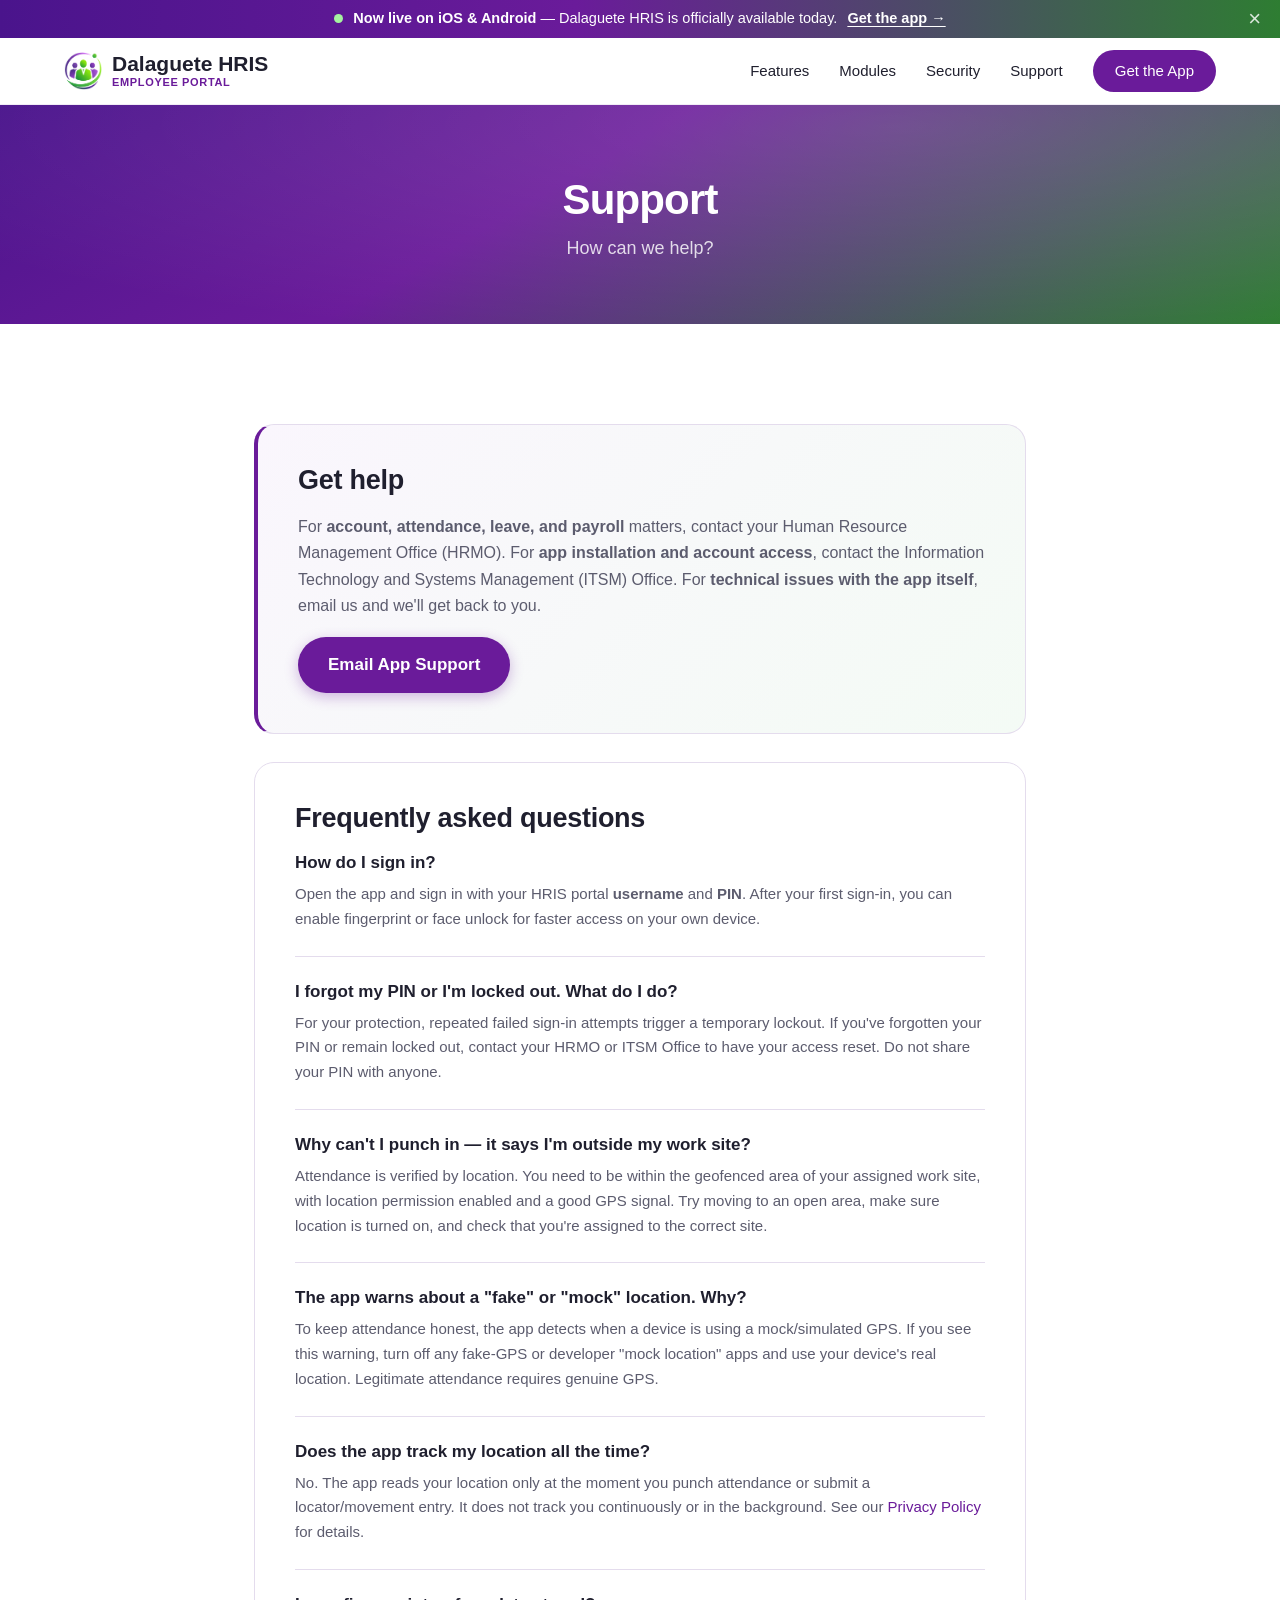
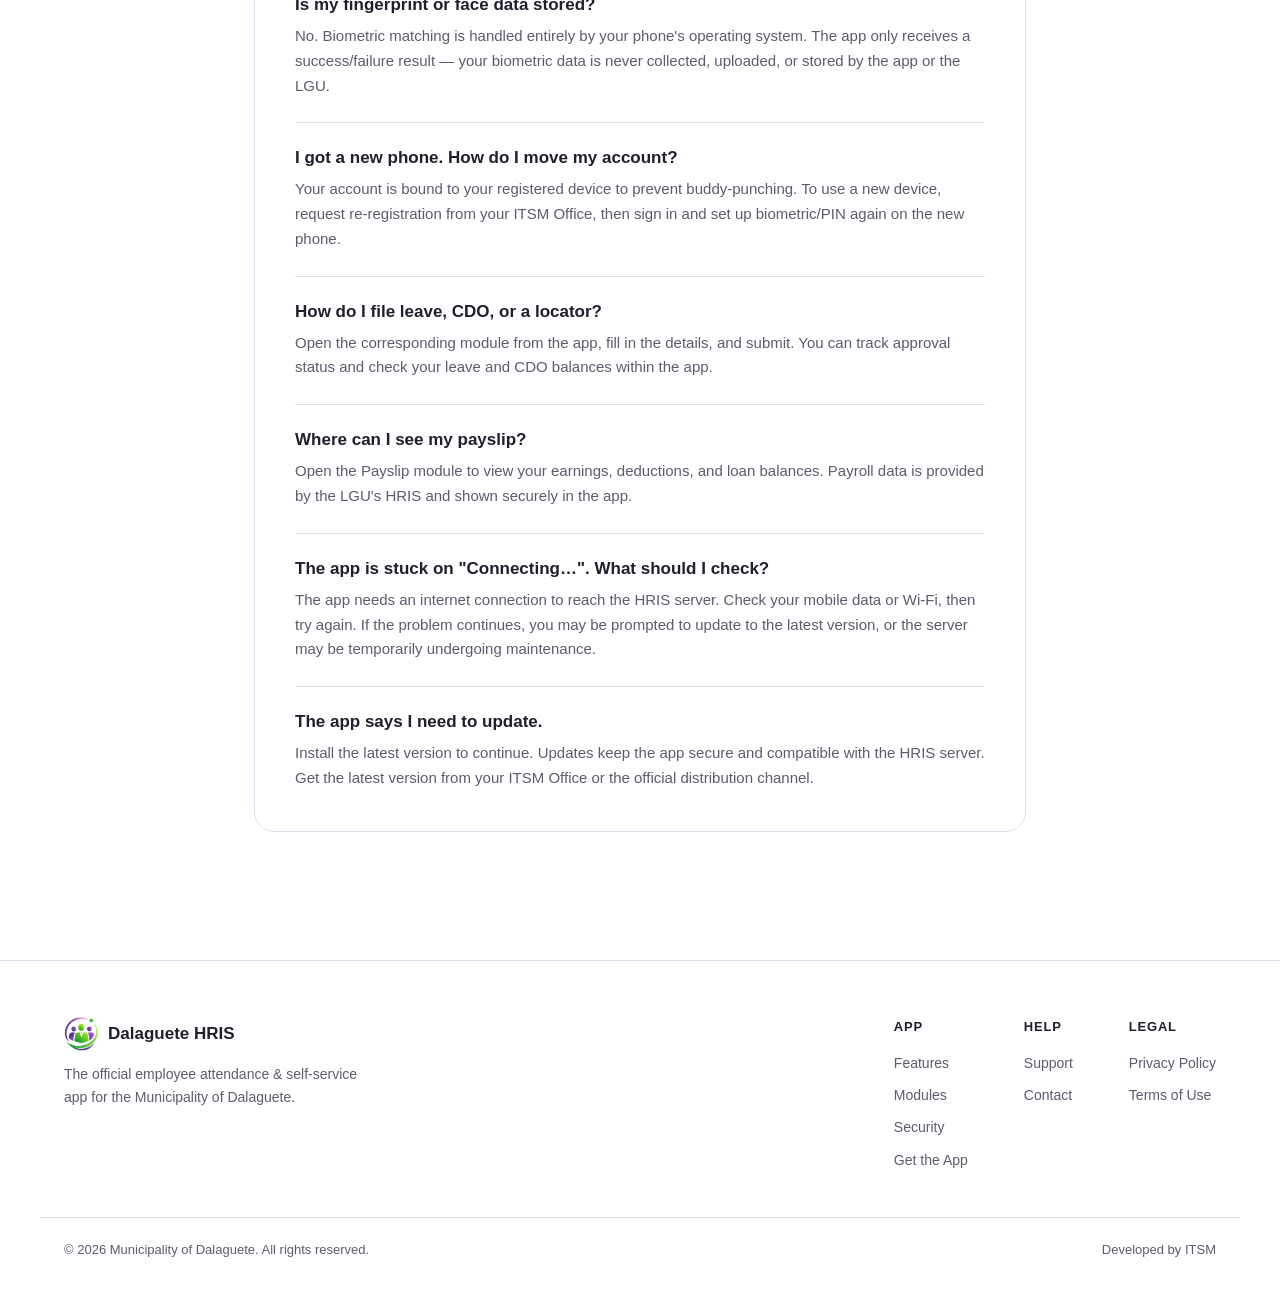
<file: support.html>
<!DOCTYPE html>
<html lang="en">
<head>
    <meta charset="UTF-8">
    <meta name="viewport" content="width=device-width, initial-scale=1.0">
    <title>Support — Dalaguete HRIS</title>
    <meta name="description" content="Help and FAQs for the Dalaguete HRIS app — signing in, PIN and lockouts, attendance and location issues, leave, CDO, payslips, and changing devices.">
    <meta name="theme-color" content="#6A1B9A">
    <link rel="icon" type="image/png" href="images/icons/app-icon.png">
    <link rel="apple-touch-icon" href="images/icons/app-icon.png">
    <link rel="stylesheet" href="css/styles.css">
    <script>try { if (sessionStorage.getItem('dhris_launchbar_dismissed')) document.documentElement.classList.add('lb-dismissed'); } catch (e) {}</script>
</head>
<body>

    <!-- Launch announcement -->
    <div class="launch-bar" id="launch-bar" role="region" aria-label="Launch announcement">
        <a class="launch-bar__msg" href="index.html#access">
            <span class="launch-bar__dot" aria-hidden="true"></span>
            <span><strong>Now live on iOS &amp; Android</strong> <span class="launch-bar__sub">— Dalaguete HRIS is officially available today.</span></span>
            <span class="launch-bar__cta">Get the app&nbsp;&rarr;</span>
        </a>
        <button class="launch-bar__close" id="launch-bar-close" type="button" aria-label="Dismiss announcement">&times;</button>
    </div>

    <!-- Header -->
    <header class="header">
        <div class="header__inner">
            <a href="index.html" class="header__logo" aria-label="Dalaguete HRIS — Home">
                <img src="images/icons/app-icon.png" alt="" width="38" height="38">
                <span class="header__logo-text">
                    <span class="header__logo-title">Dalaguete HRIS</span>
                    <span class="header__logo-subtitle">Employee Portal</span>
                </span>
            </a>
            <nav class="header__nav">
                <a href="index.html#features">Features</a>
                <a href="index.html#modules">Modules</a>
                <a href="index.html#security">Security</a>
                <a href="support.html">Support</a>
                <a href="index.html#access" class="header__cta">Get the App</a>
            </nav>
            <button class="header__hamburger" aria-label="Menu">
                <span></span>
                <span></span>
                <span></span>
            </button>
        </div>
    </header>

    <!-- Page Header -->
    <section class="page-header">
        <h1>Support</h1>
        <p>How can we help?</p>
    </section>

    <!-- Content -->
    <section class="section">
        <div class="container--narrow">

            <!-- Contact Card -->
            <div class="content-card contact-card fade-in">
                <h2>Get help</h2>
                <p>For <strong>account, attendance, leave, and payroll</strong> matters, contact your Human Resource Management Office (HRMO). For <strong>app installation and account access</strong>, contact the Information Technology and Systems Management (ITSM) Office. For <strong>technical issues with the app itself</strong>, email us and we'll get back to you.</p>
                <a href="mailto:itsmdalaguete@gmail.com" class="btn btn-primary">Email App Support</a>
            </div>

            <!-- FAQ -->
            <div class="content-card fade-in">
                <h2>Frequently asked questions</h2>

                <div class="faq-item">
                    <h3>How do I sign in?</h3>
                    <p>Open the app and sign in with your HRIS portal <strong>username</strong> and <strong>PIN</strong>. After your first sign-in, you can enable fingerprint or face unlock for faster access on your own device.</p>
                </div>

                <div class="faq-item">
                    <h3>I forgot my PIN or I'm locked out. What do I do?</h3>
                    <p>For your protection, repeated failed sign-in attempts trigger a temporary lockout. If you've forgotten your PIN or remain locked out, contact your HRMO or ITSM Office to have your access reset. Do not share your PIN with anyone.</p>
                </div>

                <div class="faq-item">
                    <h3>Why can't I punch in — it says I'm outside my work site?</h3>
                    <p>Attendance is verified by location. You need to be within the geofenced area of your assigned work site, with location permission enabled and a good GPS signal. Try moving to an open area, make sure location is turned on, and check that you're assigned to the correct site.</p>
                </div>

                <div class="faq-item">
                    <h3>The app warns about a "fake" or "mock" location. Why?</h3>
                    <p>To keep attendance honest, the app detects when a device is using a mock/simulated GPS. If you see this warning, turn off any fake-GPS or developer "mock location" apps and use your device's real location. Legitimate attendance requires genuine GPS.</p>
                </div>

                <div class="faq-item">
                    <h3>Does the app track my location all the time?</h3>
                    <p>No. The app reads your location only at the moment you punch attendance or submit a locator/movement entry. It does not track you continuously or in the background. See our <a href="privacy.html">Privacy Policy</a> for details.</p>
                </div>

                <div class="faq-item">
                    <h3>Is my fingerprint or face data stored?</h3>
                    <p>No. Biometric matching is handled entirely by your phone's operating system. The app only receives a success/failure result — your biometric data is never collected, uploaded, or stored by the app or the LGU.</p>
                </div>

                <div class="faq-item">
                    <h3>I got a new phone. How do I move my account?</h3>
                    <p>Your account is bound to your registered device to prevent buddy-punching. To use a new device, request re-registration from your ITSM Office, then sign in and set up biometric/PIN again on the new phone.</p>
                </div>

                <div class="faq-item">
                    <h3>How do I file leave, CDO, or a locator?</h3>
                    <p>Open the corresponding module from the app, fill in the details, and submit. You can track approval status and check your leave and CDO balances within the app.</p>
                </div>

                <div class="faq-item">
                    <h3>Where can I see my payslip?</h3>
                    <p>Open the Payslip module to view your earnings, deductions, and loan balances. Payroll data is provided by the LGU's HRIS and shown securely in the app.</p>
                </div>

                <div class="faq-item">
                    <h3>The app is stuck on "Connecting…". What should I check?</h3>
                    <p>The app needs an internet connection to reach the HRIS server. Check your mobile data or Wi-Fi, then try again. If the problem continues, you may be prompted to update to the latest version, or the server may be temporarily undergoing maintenance.</p>
                </div>

                <div class="faq-item">
                    <h3>The app says I need to update.</h3>
                    <p>Install the latest version to continue. Updates keep the app secure and compatible with the HRIS server. Get the latest version from your ITSM Office or the official distribution channel.</p>
                </div>

            </div>

        </div>
    </section>

    <!-- Footer -->
    <footer class="footer">
        <div class="footer__inner">
            <div class="footer__brand">
                <div class="footer__brand-row">
                    <img src="images/icons/app-icon.png" alt="" width="34" height="34">
                    <strong>Dalaguete HRIS</strong>
                </div>
                <p>The official employee attendance &amp; self-service app for the Municipality of Dalaguete.</p>
            </div>
            <div class="footer__cols">
                <div class="footer__col">
                    <h5>App</h5>
                    <a href="index.html#features">Features</a>
                    <a href="index.html#modules">Modules</a>
                    <a href="index.html#security">Security</a>
                    <a href="index.html#access">Get the App</a>
                </div>
                <div class="footer__col">
                    <h5>Help</h5>
                    <a href="support.html">Support</a>
                    <a href="contact.html">Contact</a>
                </div>
                <div class="footer__col">
                    <h5>Legal</h5>
                    <a href="privacy.html">Privacy Policy</a>
                    <a href="terms.html">Terms of Use</a>
                </div>
            </div>
        </div>
        <div class="footer__bottom">
            <span>&copy; <span id="year">2026</span> Municipality of Dalaguete. All rights reserved.</span>
            <span>Developed by ITSM</span>
        </div>
    </footer>

    <script src="js/main.js"></script>
</body>
</html>
</file>
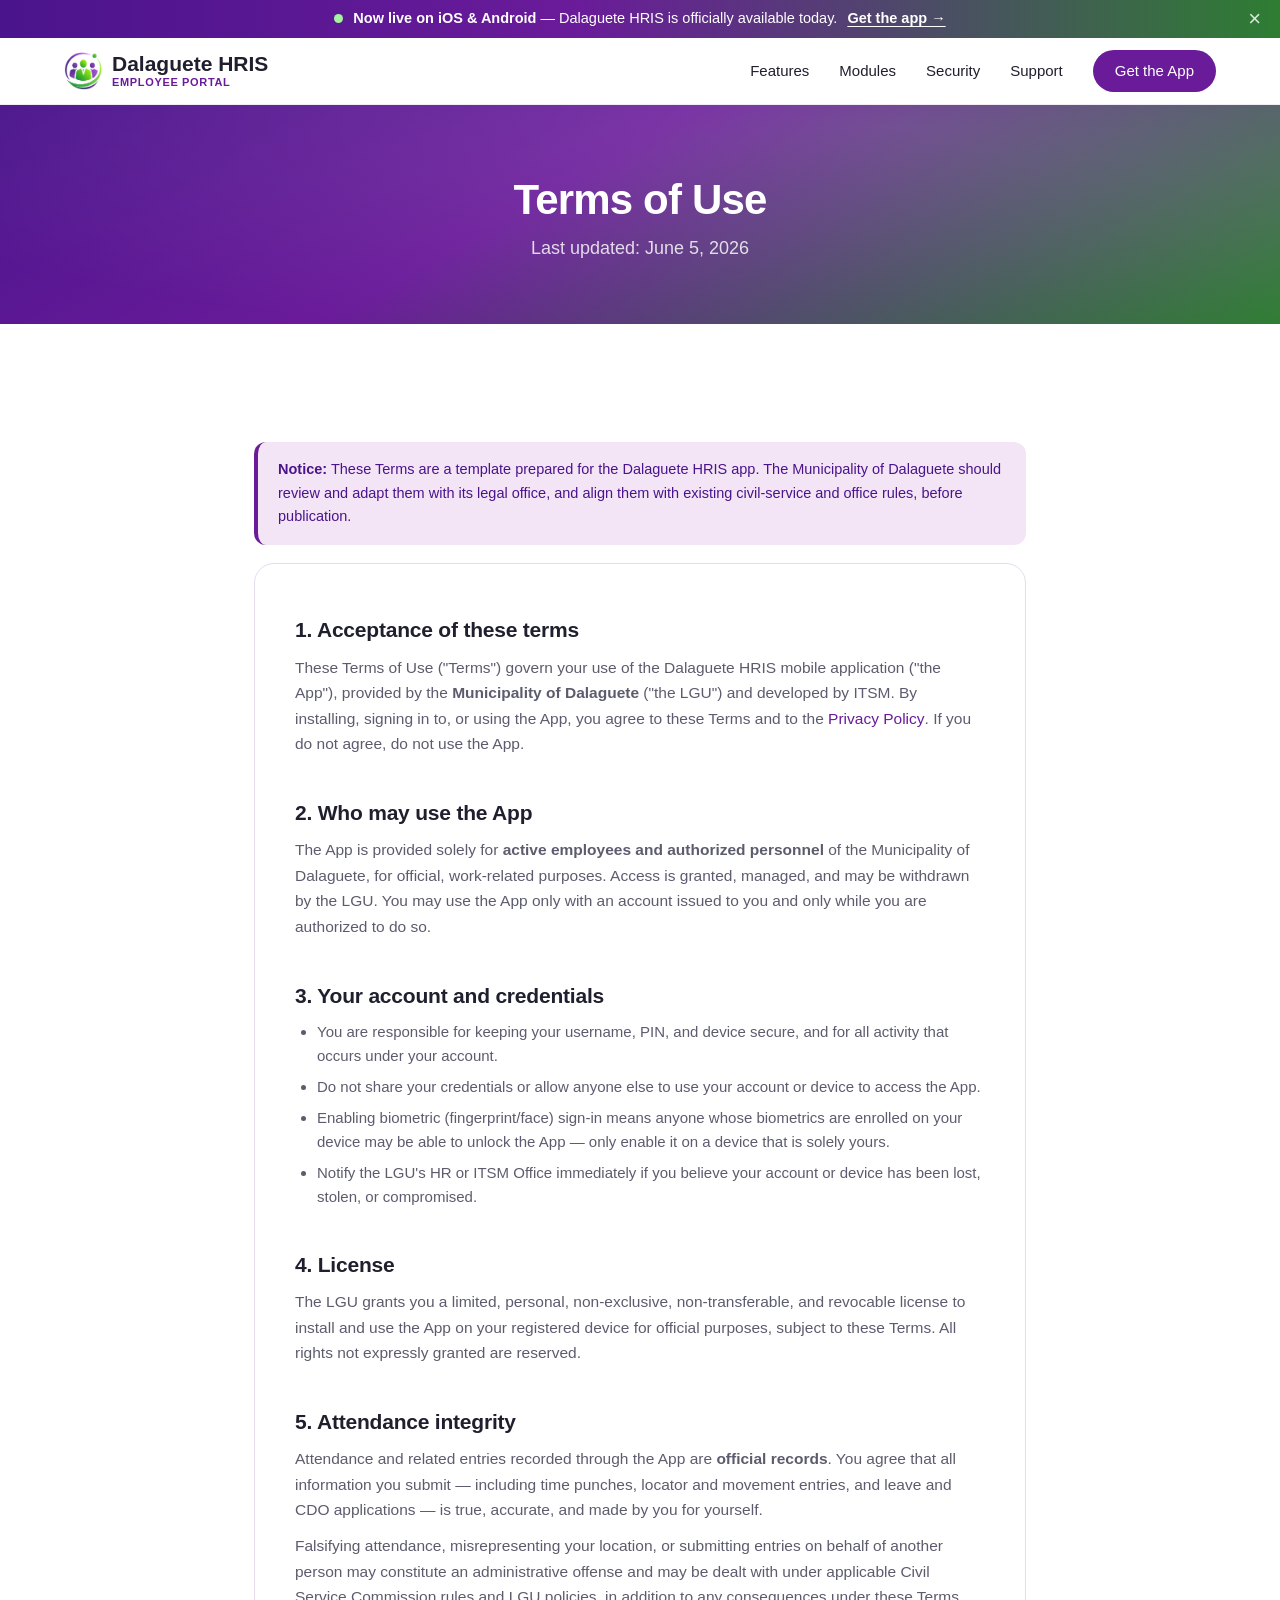
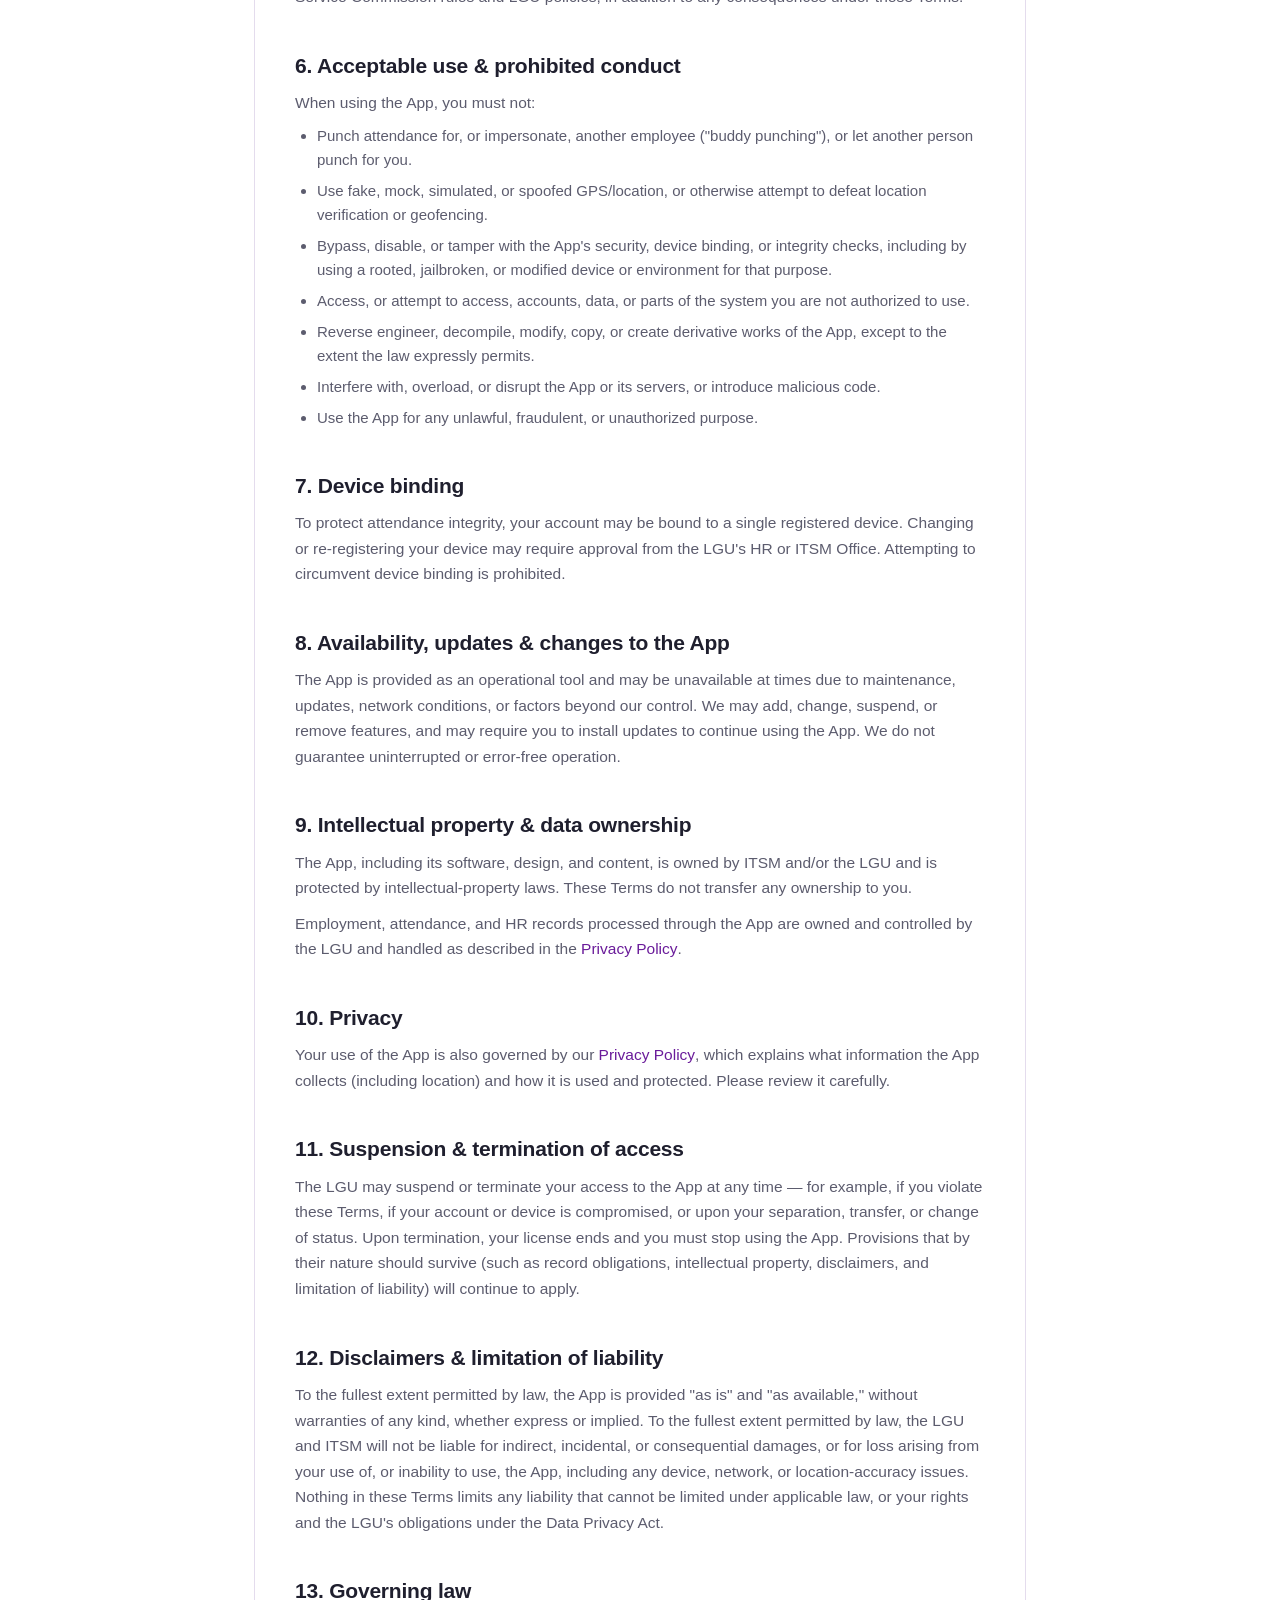
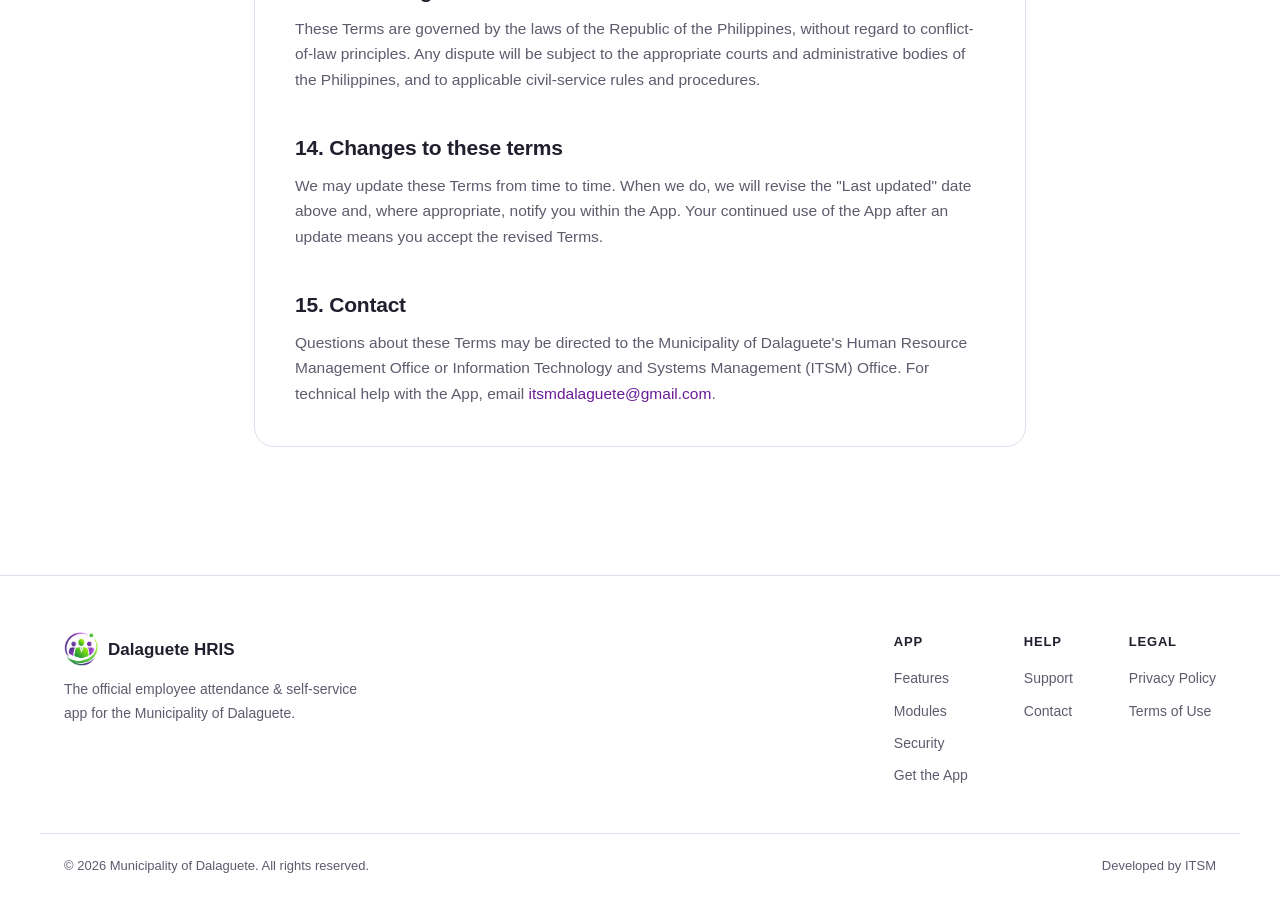
<file: terms.html>
<!DOCTYPE html>
<html lang="en">
<head>
    <meta charset="UTF-8">
    <meta name="viewport" content="width=device-width, initial-scale=1.0">
    <title>Terms of Use — Dalaguete HRIS</title>
    <meta name="description" content="Terms of Use for the Dalaguete HRIS mobile app — authorized-use, attendance integrity, account security, and acceptable-use rules for Municipality of Dalaguete employees.">
    <meta name="theme-color" content="#6A1B9A">
    <link rel="icon" type="image/png" href="images/icons/app-icon.png">
    <link rel="apple-touch-icon" href="images/icons/app-icon.png">
    <link rel="stylesheet" href="css/styles.css">
    <script>try { if (sessionStorage.getItem('dhris_launchbar_dismissed')) document.documentElement.classList.add('lb-dismissed'); } catch (e) {}</script>
</head>
<body>

    <!-- Launch announcement -->
    <div class="launch-bar" id="launch-bar" role="region" aria-label="Launch announcement">
        <a class="launch-bar__msg" href="index.html#access">
            <span class="launch-bar__dot" aria-hidden="true"></span>
            <span><strong>Now live on iOS &amp; Android</strong> <span class="launch-bar__sub">— Dalaguete HRIS is officially available today.</span></span>
            <span class="launch-bar__cta">Get the app&nbsp;&rarr;</span>
        </a>
        <button class="launch-bar__close" id="launch-bar-close" type="button" aria-label="Dismiss announcement">&times;</button>
    </div>

    <!-- Header -->
    <header class="header">
        <div class="header__inner">
            <a href="index.html" class="header__logo" aria-label="Dalaguete HRIS — Home">
                <img src="images/icons/app-icon.png" alt="" width="38" height="38">
                <span class="header__logo-text">
                    <span class="header__logo-title">Dalaguete HRIS</span>
                    <span class="header__logo-subtitle">Employee Portal</span>
                </span>
            </a>
            <nav class="header__nav">
                <a href="index.html#features">Features</a>
                <a href="index.html#modules">Modules</a>
                <a href="index.html#security">Security</a>
                <a href="support.html">Support</a>
                <a href="index.html#access" class="header__cta">Get the App</a>
            </nav>
            <button class="header__hamburger" aria-label="Menu">
                <span></span>
                <span></span>
                <span></span>
            </button>
        </div>
    </header>

    <!-- Page Header -->
    <section class="page-header">
        <h1>Terms of Use</h1>
        <p>Last updated: June 5, 2026</p>
    </section>

    <!-- Content -->
    <section class="section">
        <div class="container--narrow">

            <div class="legal-note fade-in">
                <p><strong>Notice:</strong> These Terms are a template prepared for the Dalaguete HRIS app. The Municipality of Dalaguete should review and adapt them with its legal office, and align them with existing civil-service and office rules, before publication.</p>
            </div>

            <div class="content-card fade-in">

                <div class="policy-section">
                    <h2>1. Acceptance of these terms</h2>
                    <p>These Terms of Use ("Terms") govern your use of the Dalaguete HRIS mobile application ("the App"), provided by the <strong>Municipality of Dalaguete</strong> ("the LGU") and developed by ITSM. By installing, signing in to, or using the App, you agree to these Terms and to the <a href="privacy.html">Privacy Policy</a>. If you do not agree, do not use the App.</p>
                </div>

                <div class="policy-section">
                    <h2>2. Who may use the App</h2>
                    <p>The App is provided solely for <strong>active employees and authorized personnel</strong> of the Municipality of Dalaguete, for official, work-related purposes. Access is granted, managed, and may be withdrawn by the LGU. You may use the App only with an account issued to you and only while you are authorized to do so.</p>
                </div>

                <div class="policy-section">
                    <h2>3. Your account and credentials</h2>
                    <ul>
                        <li>You are responsible for keeping your username, PIN, and device secure, and for all activity that occurs under your account.</li>
                        <li>Do not share your credentials or allow anyone else to use your account or device to access the App.</li>
                        <li>Enabling biometric (fingerprint/face) sign-in means anyone whose biometrics are enrolled on your device may be able to unlock the App — only enable it on a device that is solely yours.</li>
                        <li>Notify the LGU's HR or ITSM Office immediately if you believe your account or device has been lost, stolen, or compromised.</li>
                    </ul>
                </div>

                <div class="policy-section">
                    <h2>4. License</h2>
                    <p>The LGU grants you a limited, personal, non-exclusive, non-transferable, and revocable license to install and use the App on your registered device for official purposes, subject to these Terms. All rights not expressly granted are reserved.</p>
                </div>

                <div class="policy-section">
                    <h2>5. Attendance integrity</h2>
                    <p>Attendance and related entries recorded through the App are <strong>official records</strong>. You agree that all information you submit — including time punches, locator and movement entries, and leave and CDO applications — is true, accurate, and made by you for yourself.</p>
                    <p>Falsifying attendance, misrepresenting your location, or submitting entries on behalf of another person may constitute an administrative offense and may be dealt with under applicable Civil Service Commission rules and LGU policies, in addition to any consequences under these Terms.</p>
                </div>

                <div class="policy-section">
                    <h2>6. Acceptable use &amp; prohibited conduct</h2>
                    <p>When using the App, you must not:</p>
                    <ul>
                        <li>Punch attendance for, or impersonate, another employee ("buddy punching"), or let another person punch for you.</li>
                        <li>Use fake, mock, simulated, or spoofed GPS/location, or otherwise attempt to defeat location verification or geofencing.</li>
                        <li>Bypass, disable, or tamper with the App's security, device binding, or integrity checks, including by using a rooted, jailbroken, or modified device or environment for that purpose.</li>
                        <li>Access, or attempt to access, accounts, data, or parts of the system you are not authorized to use.</li>
                        <li>Reverse engineer, decompile, modify, copy, or create derivative works of the App, except to the extent the law expressly permits.</li>
                        <li>Interfere with, overload, or disrupt the App or its servers, or introduce malicious code.</li>
                        <li>Use the App for any unlawful, fraudulent, or unauthorized purpose.</li>
                    </ul>
                </div>

                <div class="policy-section">
                    <h2>7. Device binding</h2>
                    <p>To protect attendance integrity, your account may be bound to a single registered device. Changing or re-registering your device may require approval from the LGU's HR or ITSM Office. Attempting to circumvent device binding is prohibited.</p>
                </div>

                <div class="policy-section">
                    <h2>8. Availability, updates &amp; changes to the App</h2>
                    <p>The App is provided as an operational tool and may be unavailable at times due to maintenance, updates, network conditions, or factors beyond our control. We may add, change, suspend, or remove features, and may require you to install updates to continue using the App. We do not guarantee uninterrupted or error-free operation.</p>
                </div>

                <div class="policy-section">
                    <h2>9. Intellectual property &amp; data ownership</h2>
                    <p>The App, including its software, design, and content, is owned by ITSM and/or the LGU and is protected by intellectual-property laws. These Terms do not transfer any ownership to you.</p>
                    <p>Employment, attendance, and HR records processed through the App are owned and controlled by the LGU and handled as described in the <a href="privacy.html">Privacy Policy</a>.</p>
                </div>

                <div class="policy-section">
                    <h2>10. Privacy</h2>
                    <p>Your use of the App is also governed by our <a href="privacy.html">Privacy Policy</a>, which explains what information the App collects (including location) and how it is used and protected. Please review it carefully.</p>
                </div>

                <div class="policy-section">
                    <h2>11. Suspension &amp; termination of access</h2>
                    <p>The LGU may suspend or terminate your access to the App at any time — for example, if you violate these Terms, if your account or device is compromised, or upon your separation, transfer, or change of status. Upon termination, your license ends and you must stop using the App. Provisions that by their nature should survive (such as record obligations, intellectual property, disclaimers, and limitation of liability) will continue to apply.</p>
                </div>

                <div class="policy-section">
                    <h2>12. Disclaimers &amp; limitation of liability</h2>
                    <p>To the fullest extent permitted by law, the App is provided "as is" and "as available," without warranties of any kind, whether express or implied. To the fullest extent permitted by law, the LGU and ITSM will not be liable for indirect, incidental, or consequential damages, or for loss arising from your use of, or inability to use, the App, including any device, network, or location-accuracy issues. Nothing in these Terms limits any liability that cannot be limited under applicable law, or your rights and the LGU's obligations under the Data Privacy Act.</p>
                </div>

                <div class="policy-section">
                    <h2>13. Governing law</h2>
                    <p>These Terms are governed by the laws of the Republic of the Philippines, without regard to conflict-of-law principles. Any dispute will be subject to the appropriate courts and administrative bodies of the Philippines, and to applicable civil-service rules and procedures.</p>
                </div>

                <div class="policy-section">
                    <h2>14. Changes to these terms</h2>
                    <p>We may update these Terms from time to time. When we do, we will revise the "Last updated" date above and, where appropriate, notify you within the App. Your continued use of the App after an update means you accept the revised Terms.</p>
                </div>

                <div class="policy-section">
                    <h2>15. Contact</h2>
                    <p>Questions about these Terms may be directed to the Municipality of Dalaguete's Human Resource Management Office or Information Technology and Systems Management (ITSM) Office. For technical help with the App, email <a href="mailto:itsmdalaguete@gmail.com">itsmdalaguete@gmail.com</a>.</p>
                </div>

            </div>

        </div>
    </section>

    <!-- Footer -->
    <footer class="footer">
        <div class="footer__inner">
            <div class="footer__brand">
                <div class="footer__brand-row">
                    <img src="images/icons/app-icon.png" alt="" width="34" height="34">
                    <strong>Dalaguete HRIS</strong>
                </div>
                <p>The official employee attendance &amp; self-service app for the Municipality of Dalaguete.</p>
            </div>
            <div class="footer__cols">
                <div class="footer__col">
                    <h5>App</h5>
                    <a href="index.html#features">Features</a>
                    <a href="index.html#modules">Modules</a>
                    <a href="index.html#security">Security</a>
                    <a href="index.html#access">Get the App</a>
                </div>
                <div class="footer__col">
                    <h5>Help</h5>
                    <a href="support.html">Support</a>
                    <a href="contact.html">Contact</a>
                </div>
                <div class="footer__col">
                    <h5>Legal</h5>
                    <a href="privacy.html">Privacy Policy</a>
                    <a href="terms.html">Terms of Use</a>
                </div>
            </div>
        </div>
        <div class="footer__bottom">
            <span>&copy; <span id="year">2026</span> Municipality of Dalaguete. All rights reserved.</span>
            <span>Developed by ITSM</span>
        </div>
    </footer>

    <script src="js/main.js"></script>
</body>
</html>
</file>
<file: css/styles.css>
/* ============================================
   Dalaguete HRIS — GitHub Pages Site Styles
   Brand: purple -> green (from the app icon & theme)
   ============================================ */

/* --- Design Tokens --- */
:root {
    --primary: #6A1B9A;
    --primary-dark: #4A148C;
    --primary-light: #AB47BC;
    --primary-soft: #F3E5F5;
    --accent: #43A047;
    --accent-dark: #2E7D32;
    --accent-light: #66BB6A;
    --gradient-brand: linear-gradient(135deg, #4A148C 0%, #6A1B9A 45%, #43A047 100%);
    --gradient-hero: linear-gradient(150deg, #4A148C 0%, #6A1B9A 42%, #2E7D32 100%);
    --gradient-cta: linear-gradient(135deg, #4A148C 0%, #6A1B9A 50%, #43A047 100%);
    --gradient-accent: linear-gradient(90deg, #6A1B9A, #43A047);
    --text: #1F1F2E;
    --text-secondary: #5C5C6E;
    --bg: #ffffff;
    --bg-secondary: #f7f5fa;
    --card-bg: #ffffff;
    --border: #e4dced;
    --max-width: 1200px;
    --content-width: 820px;
    --radius-sm: 12px;
    --radius-md: 20px;
    --radius-lg: 28px;
    --glass-bg: rgba(255, 255, 255, 0.74);
    --glass-blur: saturate(180%) blur(20px);
    --font: -apple-system, BlinkMacSystemFont, 'SF Pro Display', 'Segoe UI', Roboto, Helvetica, Arial, sans-serif;
    --shadow-sm: 0 2px 8px rgba(74, 20, 140, 0.08);
    --shadow-md: 0 8px 30px rgba(74, 20, 140, 0.12);
    --shadow-lg: 0 24px 60px rgba(74, 20, 140, 0.22);
    --shadow-glow: 0 0 50px rgba(106, 27, 154, 0.28);
}

/* --- Reset & Base --- */
*, *::before, *::after {
    box-sizing: border-box;
    margin: 0;
    padding: 0;
}

html {
    scroll-behavior: smooth;
}

body {
    font-family: var(--font);
    color: var(--text);
    background: var(--bg);
    line-height: 1.6;
    -webkit-font-smoothing: antialiased;
    -moz-osx-font-smoothing: grayscale;
    overflow-x: hidden;
}

img {
    max-width: 100%;
    height: auto;
    display: block;
}

a {
    color: var(--primary);
    text-decoration: none;
    transition: color 0.3s, opacity 0.3s;
}

a:hover {
    opacity: 0.82;
}

/* --- Typography --- */
h1 { font-size: 54px; font-weight: 700; letter-spacing: -0.02em; line-height: 1.08; }
h2 { font-size: 38px; font-weight: 700; letter-spacing: -0.01em; line-height: 1.16; }
h3 { font-size: 22px; font-weight: 600; line-height: 1.3; }
h4 { font-size: 18px; font-weight: 600; line-height: 1.4; }
p  { font-size: 17px; line-height: 1.65; }

.text-secondary { color: var(--text-secondary); }

/* --- Scroll Reveal --- */
.fade-in {
    opacity: 0;
    transform: translateY(28px);
    transition: opacity 0.8s ease-out, transform 0.8s ease-out;
}

.fade-in.visible {
    opacity: 1;
    transform: translateY(0);
}

.stagger-children .fade-in:nth-child(1) { transition-delay: 0s; }
.stagger-children .fade-in:nth-child(2) { transition-delay: 0.08s; }
.stagger-children .fade-in:nth-child(3) { transition-delay: 0.16s; }
.stagger-children .fade-in:nth-child(4) { transition-delay: 0.24s; }
.stagger-children .fade-in:nth-child(5) { transition-delay: 0.32s; }
.stagger-children .fade-in:nth-child(6) { transition-delay: 0.40s; }
.stagger-children .fade-in:nth-child(7) { transition-delay: 0.48s; }
.stagger-children .fade-in:nth-child(8) { transition-delay: 0.56s; }

/* --- Layout --- */
.container {
    max-width: var(--max-width);
    margin: 0 auto;
    padding: 0 24px;
}

.container--narrow {
    max-width: var(--content-width);
    margin: 0 auto;
    padding: 0 24px;
}

.section { padding: 100px 0; }

/* --- Header --- */
.header {
    position: sticky;
    top: 0;
    z-index: 100;
    background: var(--glass-bg);
    -webkit-backdrop-filter: var(--glass-blur);
    backdrop-filter: var(--glass-blur);
    border-bottom: 1px solid rgba(74, 20, 140, 0.08);
    transition: box-shadow 0.3s, border-color 0.3s;
}

.header.scrolled {
    box-shadow: 0 1px 16px rgba(74, 20, 140, 0.12);
    border-bottom-color: transparent;
}

.header__inner {
    display: flex;
    align-items: center;
    justify-content: space-between;
    height: 66px;
    max-width: var(--max-width);
    margin: 0 auto;
    padding: 0 24px;
}

.header__logo {
    color: var(--text);
    display: flex;
    align-items: center;
    gap: 10px;
}

.header__logo:hover { opacity: 1; }

.header__logo img {
    width: 38px;
    height: 38px;
    border-radius: 9px;
    flex-shrink: 0;
}

.header__logo-text {
    display: flex;
    flex-direction: column;
    align-items: flex-start;
    line-height: 1.15;
}

.header__logo-title {
    font-size: 21px;
    font-weight: 700;
    color: var(--text);
}

.header__logo-subtitle {
    font-size: 11px;
    font-weight: 600;
    letter-spacing: 0.06em;
    text-transform: uppercase;
    color: var(--primary);
}

.header__nav {
    display: flex;
    align-items: center;
    gap: 30px;
}

.header__nav a {
    font-size: 15px;
    font-weight: 500;
    color: var(--text);
    position: relative;
}

.header__nav a:not(.header__cta)::after {
    content: '';
    position: absolute;
    bottom: -4px;
    left: 0;
    width: 0;
    height: 2px;
    background: var(--gradient-accent);
    border-radius: 1px;
    transition: width 0.3s;
}

.header__nav a:not(.header__cta):hover::after { width: 100%; }

.header__nav a:hover { color: var(--primary); opacity: 1; }

.header__cta {
    background: var(--primary);
    color: #fff !important;
    padding: 9px 22px;
    border-radius: 980px;
    font-size: 15px;
    font-weight: 600;
    transition: background 0.3s, transform 0.2s, box-shadow 0.3s;
}

.header__cta:hover {
    background: var(--primary-dark);
    opacity: 1 !important;
    transform: scale(1.04);
    box-shadow: 0 4px 16px rgba(106, 27, 154, 0.32);
}

/* Hamburger */
.header__hamburger {
    display: none;
    flex-direction: column;
    gap: 5px;
    cursor: pointer;
    background: none;
    border: none;
    padding: 4px;
}

.header__hamburger span {
    display: block;
    width: 22px;
    height: 2px;
    background: var(--text);
    border-radius: 2px;
    transition: transform 0.3s, opacity 0.3s;
}

/* --- Image load placeholders --- */
@keyframes media-shimmer {
    0% { background-position: 200% 0; }
    100% { background-position: -200% 0; }
}

.media-skeleton {
    position: relative;
    overflow: hidden;
    background: linear-gradient(105deg, #ece3f3 0%, #f6f0fa 42%, #ece3f3 88%);
    background-size: 200% 100%;
    animation: media-shimmer 1.35s ease-in-out infinite;
}

.media-skeleton--phone {
    width: 100%;
    max-width: 300px;
    margin: 0 auto;
    border-radius: var(--radius-md);
}

.media-skeleton.is-loaded {
    animation: none;
    background: transparent;
}

.media-skeleton__img {
    position: relative;
    z-index: 1;
    width: 100%;
    height: auto;
    opacity: 0;
    transition: opacity 0.45s ease;
}

.media-skeleton.is-loaded .media-skeleton__img { opacity: 1; }

@media (prefers-reduced-motion: reduce) {
    .media-skeleton { animation: none; background: var(--bg-secondary); }
    .fade-in { transition: none; }
}

/* --- Hero --- */
.hero {
    background: var(--gradient-hero);
    color: #fff;
    text-align: center;
    padding: 96px 24px 90px;
    overflow: hidden;
    position: relative;
}

.hero::before {
    content: '';
    position: absolute;
    top: -50%;
    left: -50%;
    width: 200%;
    height: 200%;
    background: radial-gradient(ellipse at 28% 18%, rgba(255, 255, 255, 0.18) 0%, transparent 58%);
    pointer-events: none;
}

.hero__badge {
    display: inline-flex;
    align-items: center;
    gap: 8px;
    background: rgba(255, 255, 255, 0.16);
    border: 1px solid rgba(255, 255, 255, 0.35);
    border-radius: 980px;
    padding: 7px 18px;
    font-size: 14px;
    font-weight: 600;
    color: #fff;
    margin-bottom: 24px;
    backdrop-filter: blur(10px);
    -webkit-backdrop-filter: blur(10px);
    position: relative;
}

.hero h1 {
    max-width: 760px;
    margin: 0 auto 20px;
    position: relative;
    color: #fff;
}

.hero__subtitle {
    font-size: 21px;
    color: rgba(255, 255, 255, 0.88);
    max-width: 620px;
    margin: 0 auto 40px;
    line-height: 1.5;
    position: relative;
}

.hero__actions {
    display: flex;
    gap: 16px;
    justify-content: center;
    align-items: center;
    margin-bottom: 60px;
    flex-wrap: wrap;
    position: relative;
}

.hero__image-wrapper {
    position: relative;
    display: inline-block;
}

.hero__image-glow {
    position: absolute;
    top: 6%;
    left: -25%;
    right: -25%;
    bottom: -8%;
    background: radial-gradient(ellipse, rgba(102, 187, 106, 0.45) 0%, transparent 68%);
    z-index: 0;
    filter: blur(46px);
}

/* Phone frame */
.device {
    position: relative;
    z-index: 1;
    width: 290px;
    margin: 0 auto;
    padding: 10px;
    background: #14111c;
    border-radius: 42px;
    box-shadow: var(--shadow-lg), 0 0 0 2px rgba(255, 255, 255, 0.12) inset;
}

.device .media-skeleton {
    border-radius: 32px;
    overflow: hidden;
    background: linear-gradient(105deg, #3a2b50 0%, #4a3a66 42%, #3a2b50 88%);
}

.device .media-skeleton__img {
    border-radius: 32px;
    display: block;
}

/* --- Buttons --- */
.btn {
    display: inline-flex;
    align-items: center;
    justify-content: center;
    gap: 8px;
    padding: 14px 30px;
    border-radius: 980px;
    font-size: 17px;
    font-weight: 600;
    cursor: pointer;
    border: none;
    transition: all 0.3s;
    text-decoration: none;
}

.btn-primary {
    background: var(--primary);
    color: #fff;
    box-shadow: 0 4px 14px rgba(106, 27, 154, 0.3);
}

.btn-primary:hover {
    background: var(--primary-dark);
    opacity: 1;
    transform: translateY(-2px);
    box-shadow: 0 6px 22px rgba(106, 27, 154, 0.4);
}

.btn-accent {
    background: var(--accent);
    color: #fff;
    box-shadow: 0 4px 14px rgba(67, 160, 71, 0.3);
}

.btn-accent:hover {
    background: var(--accent-dark);
    opacity: 1;
    transform: translateY(-2px);
}

/* On dark backgrounds (hero / cta) */
.btn-light {
    background: #fff;
    color: var(--primary-dark);
}

.btn-light:hover {
    background: #fff;
    opacity: 1;
    transform: translateY(-2px);
    box-shadow: 0 8px 24px rgba(0, 0, 0, 0.18);
}

.btn-ghost {
    background: rgba(255, 255, 255, 0.12);
    color: #fff;
    border: 1.5px solid rgba(255, 255, 255, 0.55);
    backdrop-filter: blur(10px);
    -webkit-backdrop-filter: blur(10px);
}

.btn-ghost:hover {
    background: rgba(255, 255, 255, 0.22);
    opacity: 1;
}

/* --- App store badges --- */
.store-badge {
    display: inline-flex;
    align-items: center;
    line-height: 0;
    transition: transform 0.3s, opacity 0.3s;
}

.store-badge img {
    height: 100%;
    width: auto;
    display: block;
}

/* Keep badges the same height as the buttons in each action row */
.hero__actions .btn,
.hero__actions .store-badge,
.access__actions .btn,
.access__actions .store-badge {
    height: 54px;
}

a.store-badge:hover {
    transform: translateY(-2px);
    opacity: 0.88;
}

/* --- Trust strip --- */
.trust-strip {
    background: var(--bg-secondary);
    border-bottom: 1px solid var(--border);
    padding: 22px 0;
}

.trust-strip__inner {
    display: flex;
    flex-wrap: wrap;
    align-items: center;
    justify-content: center;
    gap: 14px 36px;
    max-width: var(--max-width);
    margin: 0 auto;
    padding: 0 24px;
    color: var(--text-secondary);
    font-size: 15px;
    font-weight: 500;
}

.trust-strip__item { display: inline-flex; align-items: center; gap: 8px; }
.trust-strip__item strong { color: var(--text); }

/* --- Section heading --- */
.section-heading {
    text-align: center;
    margin-bottom: 60px;
}

.section-heading h2 { margin-bottom: 12px; }

.section-heading p {
    color: var(--text-secondary);
    font-size: 19px;
    max-width: 600px;
    margin: 0 auto;
}

.eyebrow {
    display: inline-block;
    font-size: 13px;
    font-weight: 700;
    letter-spacing: 0.1em;
    text-transform: uppercase;
    color: var(--primary);
    margin-bottom: 14px;
}

/* --- Features --- */
.features { background: var(--bg); }

.features__grid {
    display: grid;
    grid-template-columns: repeat(auto-fit, minmax(300px, 1fr));
    gap: 20px;
}

.feature-card {
    background: var(--card-bg);
    border: 1px solid var(--border);
    border-radius: var(--radius-md);
    padding: 34px;
    transition: transform 0.4s ease, box-shadow 0.4s ease, border-color 0.4s ease;
    position: relative;
    overflow: hidden;
}

.feature-card::before {
    content: '';
    position: absolute;
    top: 0;
    left: 0;
    right: 0;
    height: 3px;
    background: var(--gradient-accent);
    opacity: 0;
    transition: opacity 0.4s;
}

.feature-card:hover {
    transform: translateY(-6px);
    box-shadow: var(--shadow-md);
    border-color: rgba(106, 27, 154, 0.3);
}

.feature-card:hover::before { opacity: 1; }

.feature-card__icon {
    width: 56px;
    height: 56px;
    display: flex;
    align-items: center;
    justify-content: center;
    font-size: 28px;
    border-radius: 14px;
    background: var(--primary-soft);
    margin-bottom: 18px;
}

.feature-card h3 { margin-bottom: 10px; }

.feature-card p {
    color: var(--text-secondary);
    font-size: 15px;
    line-height: 1.65;
}

/* --- Modules --- */
.modules { background: var(--bg-secondary); }

.modules__grid {
    display: grid;
    grid-template-columns: repeat(auto-fit, minmax(220px, 1fr));
    gap: 16px;
}

.module-card {
    background: var(--card-bg);
    border: 1px solid var(--border);
    border-radius: var(--radius-sm);
    padding: 22px 24px;
    display: flex;
    align-items: center;
    gap: 14px;
    transition: transform 0.3s, box-shadow 0.3s, border-color 0.3s;
}

.module-card:hover {
    transform: translateY(-3px);
    border-color: var(--accent);
    box-shadow: 0 8px 22px rgba(67, 160, 71, 0.14);
}

.module-card__icon {
    font-size: 24px;
    flex-shrink: 0;
}

.module-card h4 { margin-bottom: 2px; font-size: 16px; }
.module-card p { font-size: 13.5px; color: var(--text-secondary); line-height: 1.45; }

/* --- Showcase --- */
.showcase { background: var(--bg); }

.showcase__grid {
    display: flex;
    flex-wrap: wrap;
    justify-content: center;
    gap: 48px;
    max-width: 760px;
    margin: 0 auto;
    align-items: flex-start;
}

.showcase__item {
    text-align: center;
    width: 260px;
    transition: transform 0.4s ease;
}

.showcase__item:hover { transform: translateY(-8px); }

.showcase__item .device {
    width: 240px;
}

.showcase__item p {
    margin-top: 22px;
    font-weight: 600;
    font-size: 16px;
    color: var(--text);
}

.showcase__caption {
    font-weight: 400;
    font-size: 14px;
    color: var(--text-secondary);
    margin-top: 4px;
    display: block;
}

/* --- Security band --- */
.security {
    background: var(--gradient-brand);
    color: #fff;
    position: relative;
    overflow: hidden;
}

.security::before {
    content: '';
    position: absolute;
    inset: 0;
    background: radial-gradient(ellipse at 80% 20%, rgba(255, 255, 255, 0.12) 0%, transparent 55%);
    pointer-events: none;
}

.security__inner {
    position: relative;
    display: grid;
    grid-template-columns: 1fr 1fr;
    gap: 56px;
    align-items: center;
}

.security__copy h2 { color: #fff; margin-bottom: 16px; }
.security__copy p { color: rgba(255, 255, 255, 0.86); font-size: 17px; }

.security__list { list-style: none; display: grid; gap: 14px; }

.security__list li {
    display: flex;
    align-items: flex-start;
    gap: 14px;
    background: rgba(255, 255, 255, 0.08);
    border: 1px solid rgba(255, 255, 255, 0.16);
    border-radius: var(--radius-sm);
    padding: 18px 20px;
}

.security__list li span:first-child { font-size: 22px; flex-shrink: 0; }
.security__list h4 { color: #fff; margin-bottom: 3px; }
.security__list p { color: rgba(255, 255, 255, 0.8); font-size: 14.5px; }

/* --- Access / Get the app --- */
.access { background: var(--bg-secondary); }

.access__card {
    max-width: 780px;
    margin: 0 auto;
    background: var(--card-bg);
    border: 1px solid var(--border);
    border-radius: var(--radius-lg);
    padding: 48px;
    text-align: center;
    box-shadow: var(--shadow-sm);
}

.access__card img.lgu {
    width: 76px;
    height: 76px;
    margin: 0 auto 18px;
}

.access__steps {
    display: grid;
    grid-template-columns: repeat(auto-fit, minmax(200px, 1fr));
    gap: 18px;
    margin: 32px 0;
    text-align: left;
}

.access__step {
    background: var(--bg-secondary);
    border: 1px solid var(--border);
    border-radius: var(--radius-sm);
    padding: 20px;
}

.access__step .num {
    display: inline-flex;
    align-items: center;
    justify-content: center;
    width: 30px;
    height: 30px;
    border-radius: 50%;
    background: var(--gradient-accent);
    color: #fff;
    font-weight: 700;
    font-size: 15px;
    margin-bottom: 12px;
}

.access__step h4 { margin-bottom: 6px; font-size: 16px; }
.access__step p { font-size: 14px; color: var(--text-secondary); }

.access__actions {
    display: flex;
    align-items: center;
    justify-content: center;
    gap: 18px;
    flex-wrap: wrap;
}

/* --- CTA Section --- */
.cta-section {
    background: var(--gradient-cta);
    text-align: center;
    padding: 96px 24px;
    position: relative;
    overflow: hidden;
}

.cta-section::before {
    content: '';
    position: absolute;
    top: -40%;
    right: -20%;
    width: 60%;
    height: 180%;
    background: radial-gradient(ellipse, rgba(255, 255, 255, 0.12) 0%, transparent 60%);
    pointer-events: none;
}

.cta-section h2 { color: #fff; margin-bottom: 12px; position: relative; }

.cta-section p {
    color: rgba(255, 255, 255, 0.88);
    margin-bottom: 36px;
    font-size: 19px;
    position: relative;
    max-width: 560px;
    margin-left: auto;
    margin-right: auto;
}

.cta-section__actions {
    display: flex;
    justify-content: center;
    gap: 16px;
    flex-wrap: wrap;
    position: relative;
}

/* --- Footer --- */
.footer {
    border-top: 1px solid var(--border);
    padding: 56px 0 32px;
    background: var(--bg);
}

.footer__inner {
    max-width: var(--max-width);
    margin: 0 auto;
    padding: 0 24px;
    display: flex;
    justify-content: space-between;
    flex-wrap: wrap;
    gap: 32px;
}

.footer__brand { max-width: 320px; }

.footer__brand-row {
    display: flex;
    align-items: center;
    gap: 10px;
    margin-bottom: 12px;
}

.footer__brand-row img { width: 34px; height: 34px; border-radius: 8px; }
.footer__brand-row strong { font-size: 17px; }

.footer__brand p { font-size: 14px; color: var(--text-secondary); }

.footer__cols { display: flex; gap: 56px; flex-wrap: wrap; }

.footer__col h5 {
    font-size: 13px;
    text-transform: uppercase;
    letter-spacing: 0.06em;
    color: var(--text);
    margin-bottom: 14px;
}

.footer__col a {
    display: block;
    font-size: 14px;
    color: var(--text-secondary);
    margin-bottom: 10px;
}

.footer__col a:hover { color: var(--primary); opacity: 1; }

.footer__bottom {
    max-width: var(--max-width);
    margin: 36px auto 0;
    padding: 22px 24px 0;
    border-top: 1px solid var(--border);
    display: flex;
    justify-content: space-between;
    flex-wrap: wrap;
    gap: 10px;
    font-size: 13px;
    color: var(--text-secondary);
}

/* --- Page Header (inner pages) --- */
.page-header {
    background: var(--gradient-hero);
    color: #fff;
    text-align: center;
    padding: 72px 24px 60px;
    position: relative;
    overflow: hidden;
}

.page-header::before {
    content: '';
    position: absolute;
    top: -50%;
    left: -50%;
    width: 200%;
    height: 200%;
    background: radial-gradient(ellipse at 60% 30%, rgba(255, 255, 255, 0.14) 0%, transparent 52%);
    pointer-events: none;
}

.page-header h1 { font-size: 42px; margin-bottom: 12px; position: relative; color: #fff; }

.page-header p { color: rgba(255, 255, 255, 0.82); font-size: 18px; position: relative; }

/* --- Content Card (legal, support, contact) --- */
.content-card {
    background: var(--card-bg);
    border: 1px solid var(--border);
    border-radius: var(--radius-md);
    padding: 40px;
    margin-bottom: 28px;
    transition: box-shadow 0.3s;
}

.content-card:hover { box-shadow: var(--shadow-sm); }

.content-card h2 { font-size: 27px; margin-bottom: 18px; }
.content-card h3 { font-size: 18px; margin-top: 26px; margin-bottom: 8px; }
.content-card p { color: var(--text-secondary); font-size: 16px; }
.content-card p + p { margin-top: 12px; }
.content-card ul { padding-left: 22px; margin-top: 10px; }
.content-card li { color: var(--text-secondary); font-size: 15.5px; margin-bottom: 8px; line-height: 1.6; }
.content-card a:not(.btn) { color: var(--primary); font-weight: 500; }

.contact-card {
    border-left: 4px solid var(--primary);
    background: linear-gradient(135deg, #faf6fd 0%, #f4fbf5 100%);
}

.contact-card .btn { margin-top: 18px; }

/* --- FAQ --- */
.faq-item { padding: 24px 0; border-bottom: 1px solid var(--border); }
.faq-item:last-child { border-bottom: none; padding-bottom: 0; }
.faq-item:first-of-type { padding-top: 0; }
.faq-item h3 { margin-bottom: 8px; margin-top: 0; font-size: 17px; color: var(--text); }
.faq-item p { font-size: 15px; }

/* --- Policy summary --- */
.privacy-summary {
    background: linear-gradient(135deg, #f6effb 0%, #ecf8ee 100%);
    border: 1px solid rgba(106, 27, 154, 0.2);
    border-radius: var(--radius-md);
    padding: 34px;
    margin-bottom: 36px;
}

.privacy-summary h2 { font-size: 20px; margin-bottom: 8px; }
.privacy-summary ul { list-style: none; padding: 0; margin-top: 12px; }

.privacy-summary li {
    padding: 9px 0;
    font-size: 15.5px;
    color: var(--text);
    display: flex;
    align-items: flex-start;
    gap: 12px;
}

.privacy-summary li::before {
    content: "\2713";
    color: var(--accent-dark);
    font-weight: 700;
    font-size: 16px;
    flex-shrink: 0;
    background: rgba(67, 160, 71, 0.14);
    border-radius: 50%;
    width: 26px;
    height: 26px;
    display: flex;
    align-items: center;
    justify-content: center;
}

/* --- Policy sections --- */
.policy-section { margin-bottom: 30px; }
.policy-section:last-child { margin-bottom: 0; }
.policy-section h2 { font-size: 21px; margin-bottom: 12px; padding-top: 14px; }
.policy-section h3 { font-size: 16.5px; margin-top: 18px; margin-bottom: 6px; color: var(--text); }
.policy-section p { font-size: 15.5px; color: var(--text-secondary); }
.policy-section p + p { margin-top: 10px; }
.policy-section ul { padding-left: 22px; margin-top: 8px; }
.policy-section li { font-size: 15px; color: var(--text-secondary); margin-bottom: 7px; line-height: 1.6; }
.policy-section a { color: var(--primary); font-weight: 500; }

.toc {
    background: var(--bg-secondary);
    border: 1px solid var(--border);
    border-radius: var(--radius-sm);
    padding: 22px 26px;
    margin-bottom: 32px;
}

.toc h2 { font-size: 15px; text-transform: uppercase; letter-spacing: 0.05em; margin-bottom: 12px; }
.toc ol { padding-left: 20px; columns: 2; column-gap: 32px; }
.toc li { font-size: 14.5px; margin-bottom: 7px; }

.legal-note {
    background: var(--primary-soft);
    border-left: 4px solid var(--primary);
    border-radius: var(--radius-sm);
    padding: 16px 20px;
    margin: 18px 0;
}

.legal-note p { color: var(--primary-dark); font-size: 14.5px; margin: 0; }

/* --- Responsive --- */
@media (max-width: 900px) {
    .security__inner { grid-template-columns: 1fr; gap: 32px; }
}

@media (max-width: 768px) {
    h1 { font-size: 36px; }
    h2 { font-size: 28px; }

    .hero { padding: 64px 24px 70px; }
    .hero__subtitle { font-size: 18px; }
    .section { padding: 64px 0; }
    .section-heading { margin-bottom: 44px; }

    .header__nav {
        display: none;
        position: absolute;
        top: 66px;
        left: 0;
        right: 0;
        flex-direction: column;
        background: var(--glass-bg);
        -webkit-backdrop-filter: var(--glass-blur);
        backdrop-filter: var(--glass-blur);
        padding: 20px 24px;
        gap: 16px;
        border-bottom: 1px solid rgba(0, 0, 0, 0.08);
        box-shadow: 0 8px 30px rgba(74, 20, 140, 0.1);
    }

    .header__nav.open { display: flex; }
    .header__hamburger { display: flex; }
    .header__hamburger.active span:nth-child(1) { transform: rotate(45deg) translate(5px, 5px); }
    .header__hamburger.active span:nth-child(2) { opacity: 0; }
    .header__hamburger.active span:nth-child(3) { transform: rotate(-45deg) translate(5px, -5px); }
    .header__nav a:not(.header__cta)::after { display: none; }

    .toc ol { columns: 1; }
    .access__card { padding: 32px 22px; }
    .page-header h1 { font-size: 32px; }
    .content-card { padding: 26px; }

    .footer__inner { flex-direction: column; gap: 28px; }
    .footer__bottom { flex-direction: column; }

    .stagger-children .fade-in:nth-child(n) { transition-delay: 0s; }
}

@media (max-width: 480px) {
    h1 { font-size: 30px; }
    .hero__actions { flex-direction: column; }
    .hero__actions .btn { width: 100%; }
    .cta-section__actions { flex-direction: column; }
    .cta-section__actions .btn { width: 100%; }
    .privacy-summary { padding: 24px; }
}

/* ============================================
   Launch day — announcement bar, live badge, focus, motion
   ============================================ */

/* Sitewide launch announcement bar (scrolls away above the sticky header) */
.launch-bar {
    display: flex;
    align-items: center;
    justify-content: center;
    gap: 14px;
    position: relative;
    background: linear-gradient(90deg, #4A148C 0%, #6A1B9A 45%, #2E7D32 100%);
    color: #fff;
    text-align: center;
    padding: 9px 46px;
    font-size: 14.5px;
    line-height: 1.35;
}

.launch-bar__msg {
    display: inline-flex;
    align-items: center;
    gap: 10px;
    flex-wrap: wrap;
    justify-content: center;
    color: #fff;
}

.launch-bar__msg:hover { opacity: 0.96; }
.launch-bar strong { font-weight: 700; }
.launch-bar__sub { color: #fff; }
.launch-bar__cta { font-weight: 700; text-decoration: underline; text-underline-offset: 3px; white-space: nowrap; }

.launch-bar__dot {
    width: 9px;
    height: 9px;
    border-radius: 50%;
    background: #A5F3A0;
    flex-shrink: 0;
    animation: lb-pulse 2.2s ease-out infinite;
}

.launch-bar__close {
    position: absolute;
    right: 10px;
    top: 50%;
    transform: translateY(-50%);
    background: transparent;
    border: none;
    color: #fff;
    font-size: 22px;
    line-height: 1;
    cursor: pointer;
    opacity: 0.82;
    padding: 2px 9px;
    border-radius: 8px;
    transition: background 0.2s, opacity 0.2s;
}

.launch-bar__close:hover { opacity: 1; background: rgba(255, 255, 255, 0.16); }
.launch-bar.is-hidden { display: none; }
/* Hidden before paint on later pages once dismissed this session (no flash / no layout shift) */
html.lb-dismissed .launch-bar { display: none; }

@keyframes lb-pulse {
    0%   { box-shadow: 0 0 0 0 rgba(165, 243, 160, 0.6); }
    70%  { box-shadow: 0 0 0 10px rgba(165, 243, 160, 0); }
    100% { box-shadow: 0 0 0 0 rgba(165, 243, 160, 0); }
}

/* Hero "now live" badge pulse dot */
.hero__badge-dot {
    width: 8px;
    height: 8px;
    border-radius: 50%;
    background: #A5F3A0;
    flex-shrink: 0;
    animation: lb-pulse 2.2s ease-out infinite;
}

/* Gentle ambient drift on the hero light (depth without distraction) */
.hero::before { animation: hero-drift 20s ease-in-out infinite alternate; }
@keyframes hero-drift {
    from { transform: translate(0, 0); }
    to   { transform: translate(2.5%, 2%); }
}

/* Accessible keyboard focus (previously relying on the UA default) */
:focus-visible { outline: 2px solid var(--primary); outline-offset: 2px; }
.hero :focus-visible,
.security :focus-visible,
.cta-section :focus-visible,
.page-header :focus-visible,
.launch-bar :focus-visible { outline-color: #fff; }
a.store-badge:focus-visible { outline: 2px solid #66BB6A; outline-offset: 4px; }

@media (max-width: 560px) {
    .launch-bar { font-size: 13.5px; padding: 8px 38px; }
    .launch-bar__sub { display: none; }
}

@media (prefers-reduced-motion: reduce) {
    .launch-bar__dot,
    .hero__badge-dot { animation: none; }
    .hero::before { animation: none; }
}
</file>
